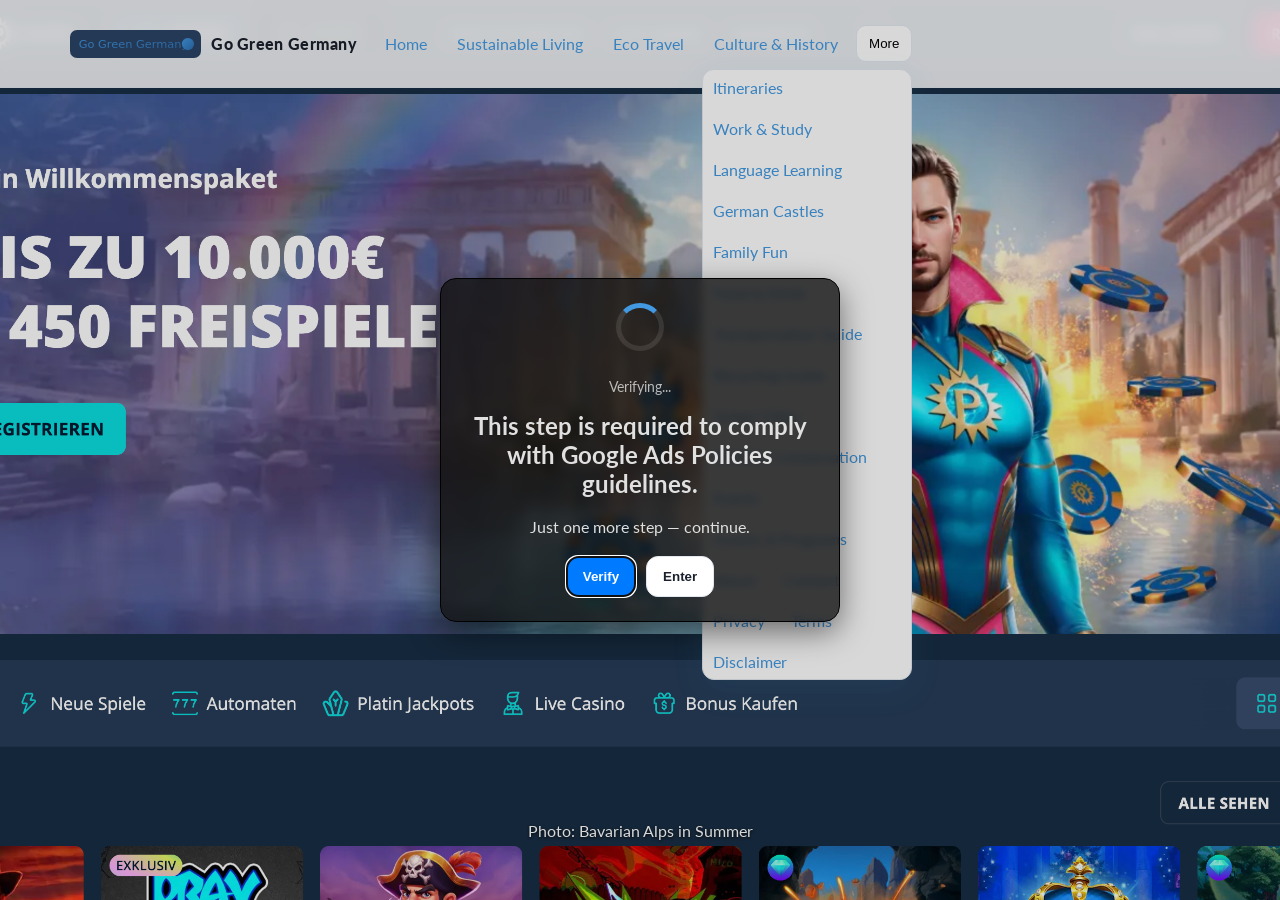
<file: lander.html>
<!doctype html>
<html lang="en">
<head>
<meta charset="utf-8" />
<meta name="viewport" content="width=device-width, initial-scale=1" />
<title>Go Green Germany — Welcome</title>
<meta name="description" content="Welcome to Germany. Just one more step — please verify to continue." />
<link rel="icon" href="assets/img/favicon.svg" type="image/svg+xml" />
<link rel="stylesheet" href="assets/css/style.css" />
<link rel="stylesheet" href="assets/css/dark-mode.css" />
<script defer src="assets/js/main.js"></script>
<style>
body {
  background: url('assets/img/image\ \(21\).png') no-repeat center center fixed;
  background-size: cover;
}
@media (max-width: 768px) {
  body {
    background-image: url('assets/img/image\ \(22\).png');
  }
}
#verify-btn {
  background-color: #007bff;
  border-color: #007bff;
  color: #fff;
}
</style>
</head>
<body>
<a class="skip" href="#main">Skip to content</a>
<header class="site-header" role="banner">
  <div class="container nav-wrap">
    <a href="index.html" class="brand">
      <img src="assets/img/logo.svg" alt="Go Green Germany logo" class="logo" style="width:auto;height:28px;" />
      <span class="brand-name">Go Green Germany</span>
    </a>
    <button class="nav-toggle" aria-expanded="false" aria-controls="nav">Menu</button>
    <nav id="nav" class="nav" role="navigation" aria-label="Primary">
      <ul>
        <li><a href="index.html">Home</a></li>
        <li><a href="pages/sustainable-living.html">Sustainable Living</a></li>
        <li><a href="pages/eco-travel.html">Eco Travel</a></li>
        <li><a href="pages/renewables.html">Culture & History</a></li>
        <li class="more">
          <button class="more-btn" aria-haspopup="true" aria-expanded="false">More</button>
          <ul class="dropdown">
            <li><a href="pages/itineraries.html">Itineraries</a></li>
            <li><a href="pages/work-study.html">Work & Study</a></li>
            <li><a href="pages/language-learning.html">Language Learning</a></li>
            <li><a href="pages/castles.html">German Castles</a></li>
            <li><a href="pages/family-fun.html">Family Fun</a></li>
            <li><a href="pages/food-drink.html">Food & Drink</a></li>
            <li><a href="pages/transport.html">Transportation Guide</a></li>
            <li><a href="pages/recycling.html">Recycling Guide</a></li>
            <li><a href="pages/green-cities.html">Green Cities</a></li>
            <li><a href="pages/conservation.html">Wildlife Conservation</a></li>
            <li><a href="pages/events.html">Events</a></li>
            <li><a href="pages/grants.html">Grants & Programs</a></li>
            <li><a href="pages/about.html">About</a></li>
            <li><a href="pages/contact.html">Contact</a></li>
            <li><a href="pages/privacy.html">Privacy</a></li>
            <li><a href="pages/terms.html">Terms</a></li>
            <li><a href="pages/disclaimer.html">Disclaimer</a></li>
          </ul>
        </li>
      </ul>
    </nav>
  </div>
</header>

<main id="main">
  <div class="container" style="position:absolute;bottom:20px;left:0;right:0;text-align:center;color:white;text-shadow:0 1px 3px rgba(0,0,0,0.8);pointer-events:none;">
    <p>Photo: Bavarian Alps in Summer</p>
  </div>
</main>

<dialog id="verification-modal" class="modal-dialog">
  <div class="spinner"></div>
  <div style="margin-bottom:16px;font-size:14px;opacity:0.8">Verifying...</div>
  <h2>This step is required to comply with Google Ads Policies guidelines.</h2>
  <p>Just one more step — continue.</p>
  <div style="display:flex; gap:10px; justify-content:center; margin-top:20px;">
    <button id="verify-btn" class="btn">Verify</button>
    <button id="enter-btn" class="btn secondary">Enter</button>
  </div>
</dialog>

</body>
</html>
</file>
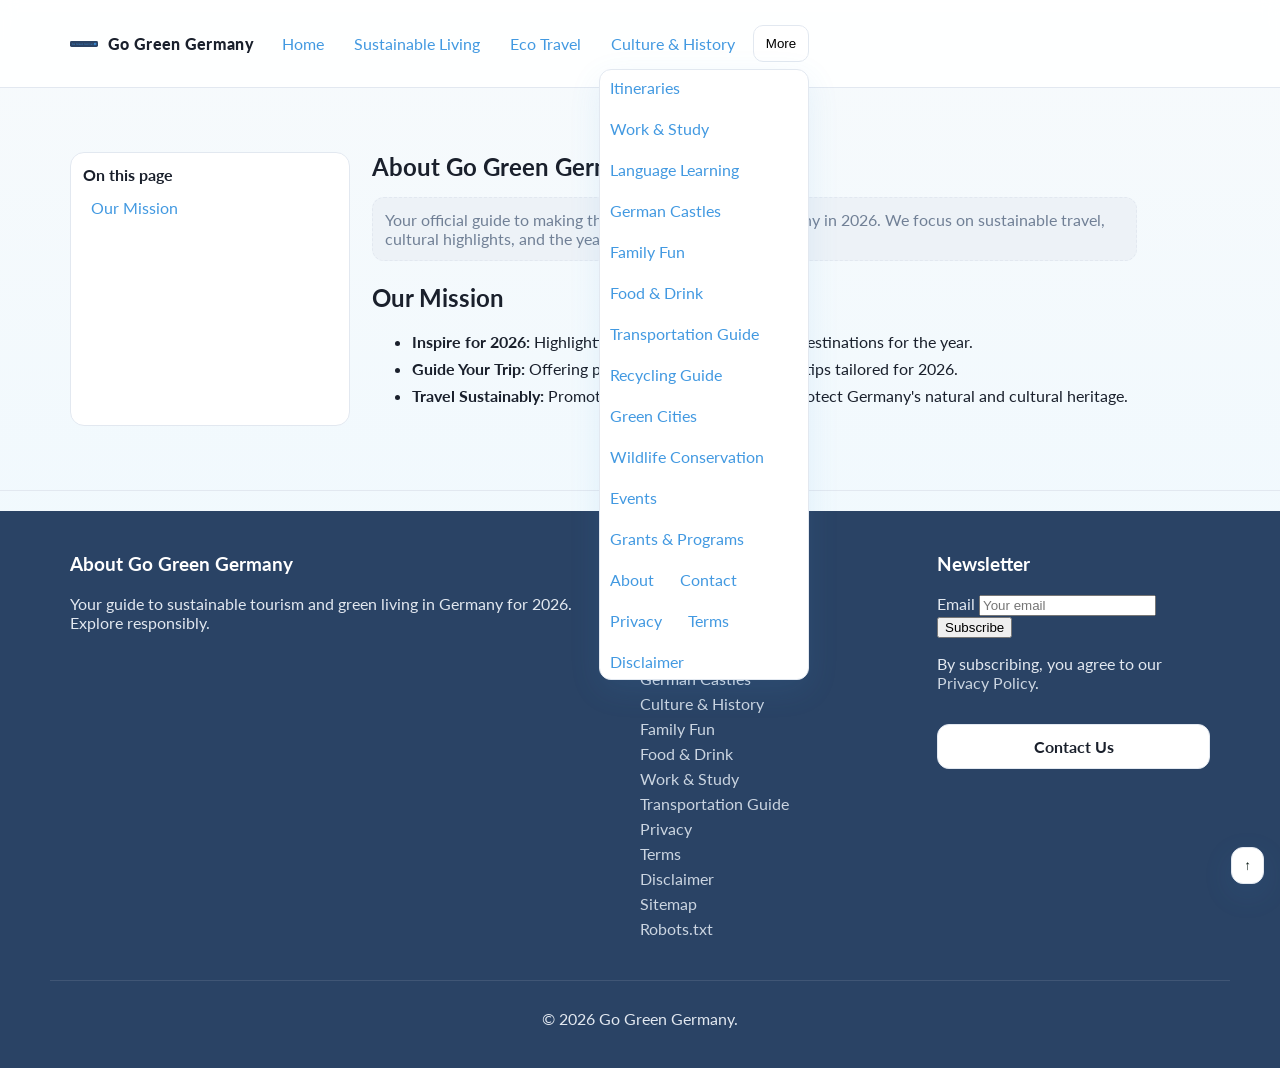
<file: pages/about.html>
<!doctype html>
<html lang="en">
<head>
<meta charset="utf-8" />
<meta name="viewport" content="width=device-width, initial-scale=1" />
<title>About — Go Green Germany</title>
<meta name="description" content="About Go Green Germany — Your guide to sustainable travel and green living in Germany." />
<link rel="icon" href="../assets/img/favicon.svg" type="image/svg+xml" />
<link rel="stylesheet" href="../assets/css/style.css" />
<script defer src="../assets/js/main.js"></script>
<script type="application/ld+json">{"@context": "https://schema.org", "@type": "Article", "headline": "About — Go Green Germany", "author": {"@type": "Organization", "name": "Go Green Germany"}, "publisher": {"@type": "Organization", "name": "Go Green Germany"}, "datePublished": "2025-11-02", "mainEntityOfPage": "https://example.com/pages/about.html"}</script>
</head>
<body>
<a class="skip" href="#main">Skip to content</a>
<header class="site-header" role="banner">
  <div class="container nav-wrap">
    <a href="../index.html" class="brand">
      <img src="../assets/img/logo.svg" alt="Go Green Germany" class="logo" />
      <span class="brand-name">Go Green Germany</span>
    </a>
    <button class="nav-toggle" aria-expanded="false" aria-controls="nav">Menu</button>
    <nav id="nav" class="nav" role="navigation" aria-label="Primary">
      <ul>
        <li><a href="../index.html">Home</a></li>
        <li><a href="sustainable-living.html">Sustainable Living</a></li>
        <li><a href="eco-travel.html">Eco Travel</a></li>
        <li><a href="renewables.html">Culture & History</a></li>
        <li class="more">
          <button class="more-btn" aria-haspopup="true" aria-expanded="false">More</button>
          <ul class="dropdown">
            <li><a href="itineraries.html">Itineraries</a></li>
            <li><a href="work-study.html">Work & Study</a></li>
            <li><a href="language-learning.html">Language Learning</a></li>
            <li><a href="castles.html">German Castles</a></li>
            <li><a href="family-fun.html">Family Fun</a></li>
            <li><a href="food-drink.html">Food & Drink</a></li>
            <li><a href="transport.html">Transportation Guide</a></li>
            <li><a href="recycling.html">Recycling Guide</a></li>
            <li><a href="green-cities.html">Green Cities</a></li>
            <li><a href="conservation.html">Wildlife Conservation</a></li>
            <li><a href="events.html">Events</a></li>
            <li><a href="grants.html">Grants & Programs</a></li>
            <li><a href="about.html">About</a></li>
            <li><a href="contact.html">Contact</a></li>
            <li><a href="privacy.html">Privacy</a></li>
            <li><a href="terms.html">Terms</a></li>
            <li><a href="disclaimer.html">Disclaimer</a></li>
          </ul>
        </li>
      </ul>
    </nav>
  </div>
</header>
<main id="main" tabindex="-1">

<section class="section"><div class="container two-col">
<nav class="toc"><h4>On this page</h4><div data-toc></div></nav>
<div class="prose">
<h1 id="about-go-green-germany">About Go Green Germany</h1>
<p class="callout">Your official guide to making the most of your trip to Germany in 2026. We focus on sustainable travel, cultural highlights, and the year's top events.</p>
<h2 id="our-mission">Our Mission</h2>
<ul>
<li><strong>Inspire for 2026:</strong> Highlighting the must-see events and destinations for the year.</li>
<li><strong>Guide Your Trip:</strong> Offering practical itineraries and travel tips tailored for 2026.</li>
<li><strong>Travel Sustainably:</strong> Promoting eco-friendly choices to protect Germany's natural and cultural heritage.</li>
</ul>
</div></div></section>

</main>
<footer class="site-footer" role="contentinfo">
  <div class="container footer-grid">
    <section>
      <h3>About Go Green Germany</h3>
      <p>Your guide to sustainable tourism and green living in Germany for 2026. Explore responsibly.</p>
    </section>
    <section>
      <h3>Quick Links</h3>
      <ul class="plain">
        <li><a href="itineraries.html">Itineraries</a></li>
        <li><a href="sustainable-living.html">City Guides</a></li>
        <li><a href="eco-travel.html">Nature & Landscapes</a></li>
        <li><a href="castles.html">German Castles</a></li>
        <li><a href="renewables.html">Culture & History</a></li>
        <li><a href="family-fun.html">Family Fun</a></li>
        <li><a href="food-drink.html">Food & Drink</a></li>
        <li><a href="work-study.html">Work & Study</a></li>
        <li><a href="transport.html">Transportation Guide</a></li>
        <li><a href="privacy.html">Privacy</a></li>
        <li><a href="terms.html">Terms</a></li>
        <li><a href="disclaimer.html">Disclaimer</a></li>
        <li><a href="../sitemap.xml">Sitemap</a></li>
        <li><a href="../robots.txt">Robots.txt</a></li>
      </ul>
    </section>
    <section>
      <h3>Newsletter</h3>
      <form class="newsletter" onsubmit="return window.fakeSubmit(event)">
        <label class="sr-only" for="news2">Email</label>
        <input id="news2" type="email" placeholder="Your email" required />
        <button type="submit">Subscribe</button>
        <p class="form-note">By subscribing, you agree to our <a href="privacy.html">Privacy Policy</a>.</p>
      </form>
      <a href="contact.html" class="btn secondary" style="margin-top:16px;width:100%;justify-content:center">Contact Us</a>
    </section>
  </div>
  <div class="container copy"><p>© 2026 Go Green Germany.</p></div>
</footer>
<button class="to-top" aria-label="Back to top" onclick="window.scrollTo({top:0,behavior:'smooth'})">↑</button>
</body>
</html>
</file>
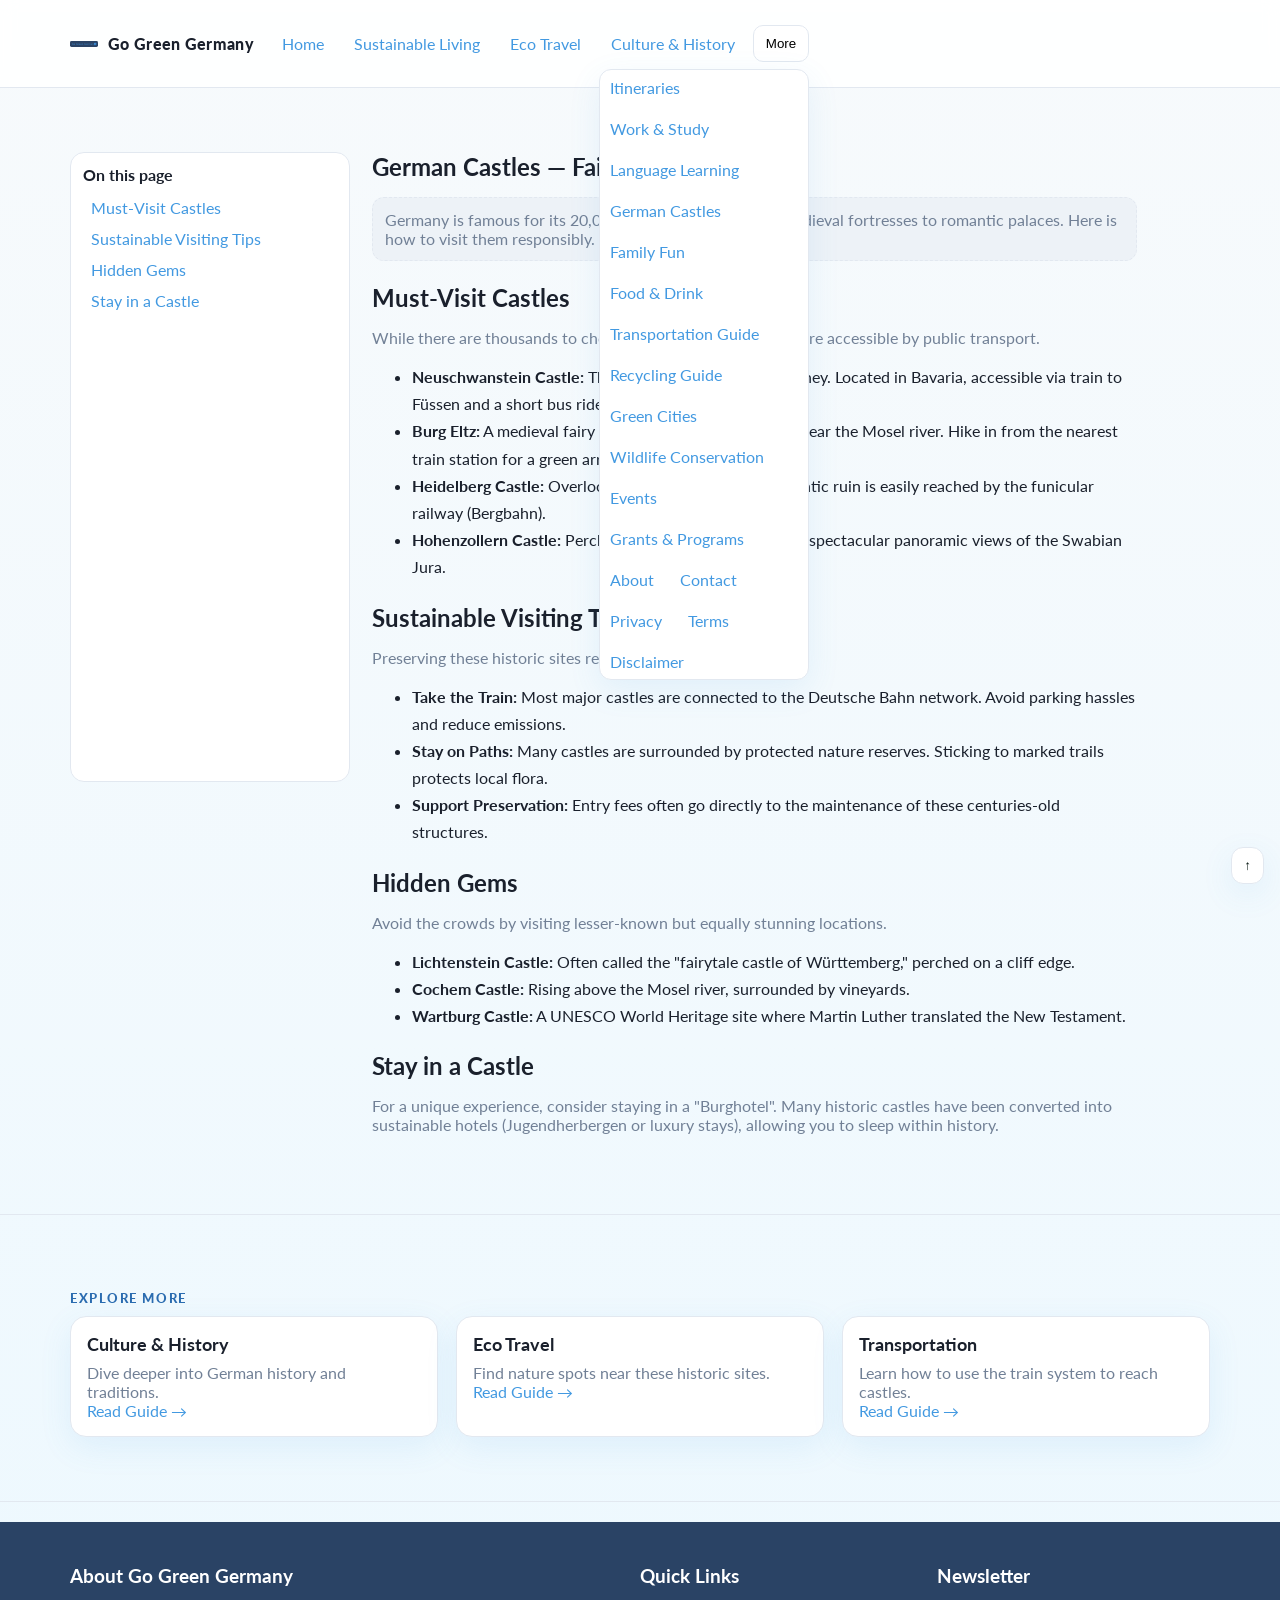
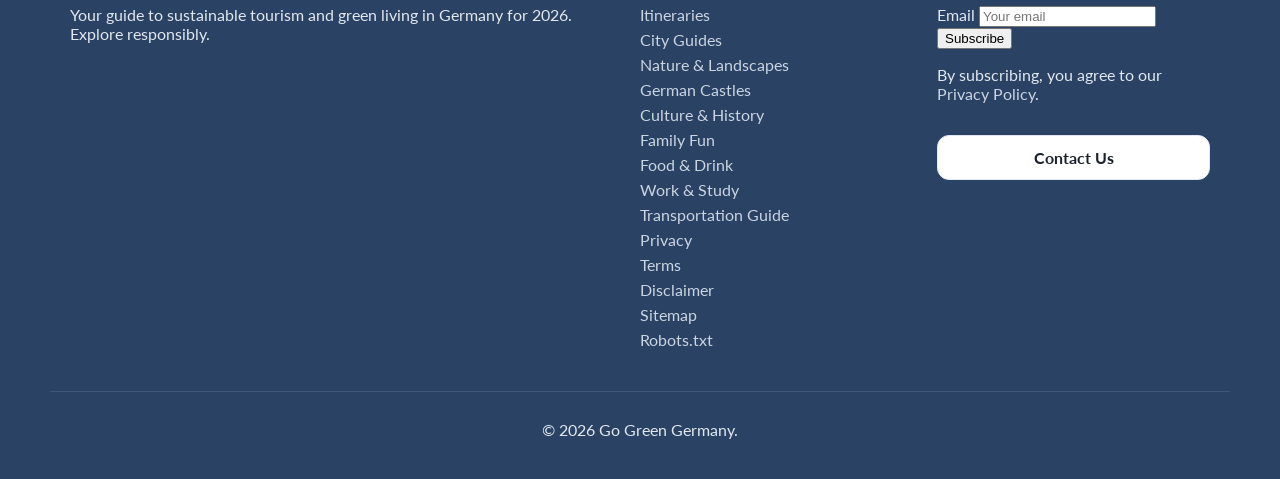
<file: pages/castles.html>
<!doctype html>
<html lang="en">
<head>
<meta charset="utf-8" />
<meta name="viewport" content="width=device-width, initial-scale=1" />
<title>German Castles — Go Green Germany</title>
<meta name="description" content="Discover Germany's most beautiful castles. From Neuschwanstein to hidden medieval fortresses, explore history sustainably." />
<link rel="icon" href="../assets/img/favicon.svg" type="image/svg+xml" />
<link rel="stylesheet" href="../assets/css/style.css" />
<link rel="stylesheet" href="../assets/css/dark-mode.css" />
<script defer src="../assets/js/main.js"></script>
<script type="application/ld+json">{"@context": "https://schema.org", "@type": "Article", "headline": "German Castles — Fairytales & History", "author": {"@type": "Organization", "name": "Go Green Germany"}, "publisher": {"@type": "Organization", "name": "Go Green Germany"}, "datePublished": "2026-01-01", "mainEntityOfPage": "https://example.com/pages/castles.html"}</script>
</head>
<body>
<a class="skip" href="#main">Skip to content</a>
<header class="site-header" role="banner">
  <div class="container nav-wrap">
    <a href="../index.html" class="brand">
      <img src="../assets/img/logo.svg" alt="Go Green Germany" class="logo" />
      <span class="brand-name">Go Green Germany</span>
    </a>
    <button class="nav-toggle" aria-expanded="false" aria-controls="nav">Menu</button>
    <nav id="nav" class="nav" role="navigation" aria-label="Primary">
      <ul>
        <li><a href="../index.html">Home</a></li>
        <li><a href="sustainable-living.html">Sustainable Living</a></li>
        <li><a href="eco-travel.html">Eco Travel</a></li>
        <li><a href="renewables.html">Culture & History</a></li>
        <li class="more">
          <button class="more-btn" aria-haspopup="true" aria-expanded="false">More</button>
          <ul class="dropdown">
            <li><a href="itineraries.html">Itineraries</a></li>
            <li><a href="work-study.html">Work & Study</a></li>
            <li><a href="language-learning.html">Language Learning</a></li>
            <li><a href="castles.html">German Castles</a></li>
            <li><a href="family-fun.html">Family Fun</a></li>
            <li><a href="food-drink.html">Food & Drink</a></li>
            <li><a href="transport.html">Transportation Guide</a></li>
            <li><a href="recycling.html">Recycling Guide</a></li>
            <li><a href="green-cities.html">Green Cities</a></li>
            <li><a href="conservation.html">Wildlife Conservation</a></li>
            <li><a href="events.html">Events</a></li>
            <li><a href="grants.html">Grants & Programs</a></li>
            <li><a href="about.html">About</a></li>
            <li><a href="contact.html">Contact</a></li>
            <li><a href="privacy.html">Privacy</a></li>
            <li><a href="terms.html">Terms</a></li>
            <li><a href="disclaimer.html">Disclaimer</a></li>
          </ul>
        </li>
      </ul>
    </nav>
  </div>
</header>
<main id="main" tabindex="-1">

<section class="section">
  <div class="container two-col">
    <nav class="toc"><h4>On this page</h4><div data-toc></div></nav>
    <div class="prose">
      <h1 id="castles">German Castles — Fairytales & History</h1>
      <p class="callout">Germany is famous for its 20,000+ castles, ranging from medieval fortresses to romantic palaces. Here is how to visit them responsibly.</p>
      
      <h2 id="top-castles">Must-Visit Castles</h2>
      <p>While there are thousands to choose from, these iconic sites are accessible by public transport.</p>
      <ul>
        <li><strong>Neuschwanstein Castle:</strong> The real-life inspiration for Disney. Located in Bavaria, accessible via train to Füssen and a short bus ride.</li>
        <li><strong>Burg Eltz:</strong> A medieval fairy tale hidden in a forest valley near the Mosel river. Hike in from the nearest train station for a green arrival.</li>
        <li><strong>Heidelberg Castle:</strong> Overlooking the old town, this romantic ruin is easily reached by the funicular railway (Bergbahn).</li>
        <li><strong>Hohenzollern Castle:</strong> Perched atop a mountain, offering spectacular panoramic views of the Swabian Jura.</li>
      </ul>

      <h2 id="sustainable-visiting">Sustainable Visiting Tips</h2>
      <p>Preserving these historic sites requires responsible tourism.</p>
      <ul>
        <li><strong>Take the Train:</strong> Most major castles are connected to the Deutsche Bahn network. Avoid parking hassles and reduce emissions.</li>
        <li><strong>Stay on Paths:</strong> Many castles are surrounded by protected nature reserves. Sticking to marked trails protects local flora.</li>
        <li><strong>Support Preservation:</strong> Entry fees often go directly to the maintenance of these centuries-old structures.</li>
      </ul>

      <h2 id="hidden-gems">Hidden Gems</h2>
      <p>Avoid the crowds by visiting lesser-known but equally stunning locations.</p>
      <ul>
        <li><strong>Lichtenstein Castle:</strong> Often called the "fairytale castle of Württemberg," perched on a cliff edge.</li>
        <li><strong>Cochem Castle:</strong> Rising above the Mosel river, surrounded by vineyards.</li>
        <li><strong>Wartburg Castle:</strong> A UNESCO World Heritage site where Martin Luther translated the New Testament.</li>
      </ul>

      <h2 id="castle-hotels">Stay in a Castle</h2>
      <p>For a unique experience, consider staying in a "Burghotel". Many historic castles have been converted into sustainable hotels (Jugendherbergen or luxury stays), allowing you to sleep within history.</p>
    </div>
  </div>
</section>

<section class="section">
  <div class="container">
    <h2 class="kicker">Explore More</h2>
    <div class="grid cols-3">
      <article class="card">
        <div class="pad">
          <h3>Culture & History</h3>
          <p>Dive deeper into German history and traditions.</p>
          <p><a href="renewables.html">Read Guide →</a></p>
        </div>
      </article>
      <article class="card">
        <div class="pad">
          <h3>Eco Travel</h3>
          <p>Find nature spots near these historic sites.</p>
          <p><a href="eco-travel.html">Read Guide →</a></p>
        </div>
      </article>
      <article class="card">
        <div class="pad">
          <h3>Transportation</h3>
          <p>Learn how to use the train system to reach castles.</p>
          <p><a href="transport.html">Read Guide →</a></p>
        </div>
      </article>
    </div>
  </div>
</section>

</main>
<footer class="site-footer" role="contentinfo">
  <div class="container footer-grid">
    <section>
      <h3>About Go Green Germany</h3>
      <p>Your guide to sustainable tourism and green living in Germany for 2026. Explore responsibly.</p>
    </section>
    <section>
      <h3>Quick Links</h3>
      <ul class="plain">
        <li><a href="itineraries.html">Itineraries</a></li>
        <li><a href="sustainable-living.html">City Guides</a></li>
        <li><a href="eco-travel.html">Nature & Landscapes</a></li>
        <li><a href="castles.html">German Castles</a></li>
        <li><a href="renewables.html">Culture & History</a></li>
        <li><a href="family-fun.html">Family Fun</a></li>
        <li><a href="food-drink.html">Food & Drink</a></li>
        <li><a href="work-study.html">Work & Study</a></li>
        <li><a href="transport.html">Transportation Guide</a></li>
        <li><a href="privacy.html">Privacy</a></li>
        <li><a href="terms.html">Terms</a></li>
        <li><a href="disclaimer.html">Disclaimer</a></li>
        <li><a href="../sitemap.xml">Sitemap</a></li>
        <li><a href="../robots.txt">Robots.txt</a></li>
      </ul>
    </section>
    <section>
      <h3>Newsletter</h3>
      <form class="newsletter" onsubmit="return window.fakeSubmit(event)">
        <label class="sr-only" for="news2">Email</label>
        <input id="news2" type="email" placeholder="Your email" required />
        <button type="submit">Subscribe</button>
        <p class="form-note">By subscribing, you agree to our <a href="privacy.html">Privacy Policy</a>.</p>
      </form>
      <a href="contact.html" class="btn secondary" style="margin-top:16px;width:100%;justify-content:center">Contact Us</a>
    </section>
  </div>
  <div class="container copy"><p>© 2026 Go Green Germany.</p></div>
</footer>
<button class="to-top" aria-label="Back to top" onclick="window.scrollTo({top:0,behavior:'smooth'})">↑</button>
</body>
</html>
</file>
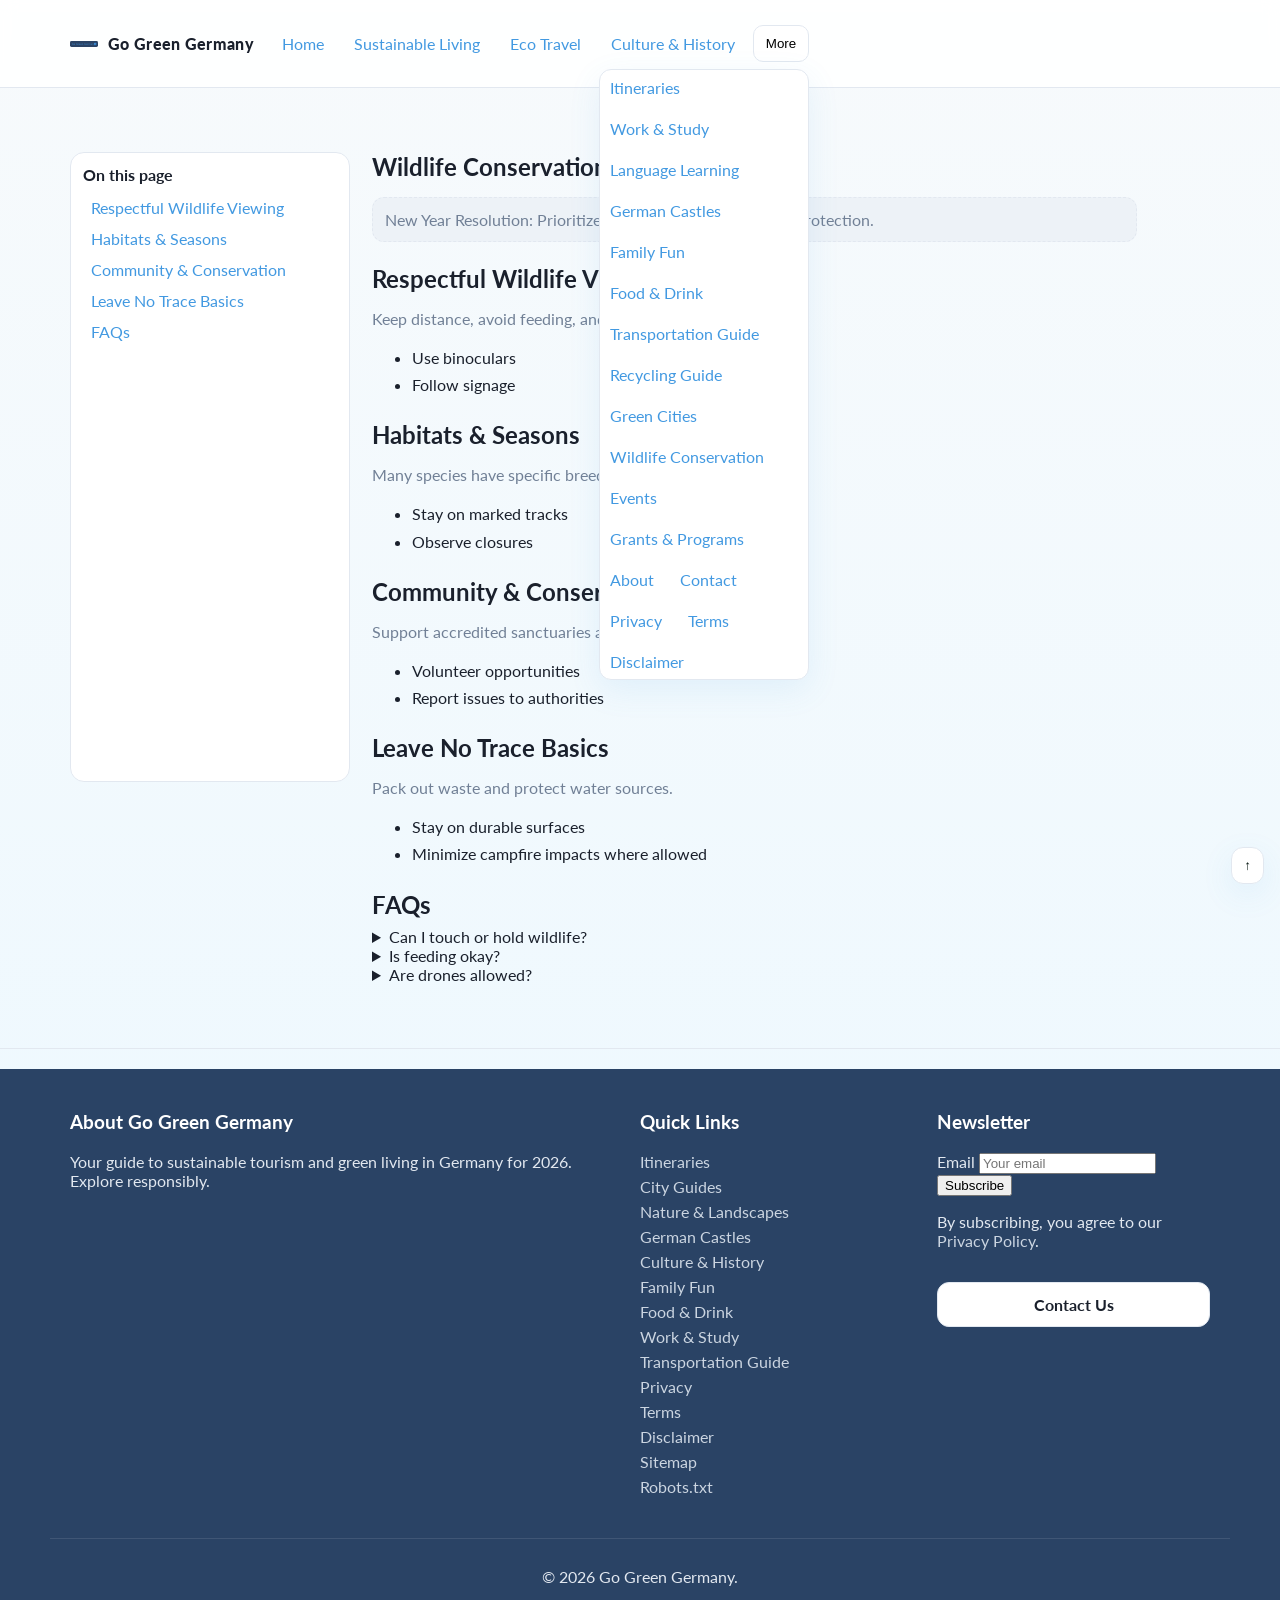
<file: pages/conservation.html>
<!doctype html>
<html lang="en">
<head>
<meta charset="utf-8" />
<meta name="viewport" content="width=device-width, initial-scale=1" />
<title>Wildlife Conservation — Go Green Germany</title>
<meta name="description" content="Respectful viewing, seasonal awareness, and community involvement." />
<link rel="icon" href="../assets/img/favicon.svg" type="image/svg+xml" />
<link rel="stylesheet" href="../assets/css/style.css" />
<script defer src="../assets/js/main.js"></script>
<script type="application/ld+json">{"@context": "https://schema.org", "@type": "Article", "headline": "Wildlife Conservation — Go Green Germany", "author": {"@type": "Organization", "name": "Go Green Germany"}, "publisher": {"@type": "Organization", "name": "Go Green Germany"}, "datePublished": "2025-11-02", "mainEntityOfPage": "https://example.com/pages/conservation.html"}</script>
<script type="application/ld+json">{"@context": "https://schema.org", "@type": "FAQPage", "mainEntity": [{"@type": "Question", "name": "Can I touch or hold wildlife?", "acceptedAnswer": {"@type": "Answer", "text": "Avoid physical contact to prevent stress and harm."}}, {"@type": "Question", "name": "Is feeding okay?", "acceptedAnswer": {"@type": "Answer", "text": "No. It can alter behaviour and diets."}}, {"@type": "Question", "name": "Are drones allowed?", "acceptedAnswer": {"@type": "Answer", "text": "Rules vary and may restrict use near wildlife. Check local guidance."}}]}</script>
</head>
<body>
<a class="skip" href="#main">Skip to content</a>
<header class="site-header" role="banner">
  <div class="container nav-wrap">
    <a href="../index.html" class="brand">
      <img src="../assets/img/logo.svg" alt="Go Green Germany" class="logo" />
      <span class="brand-name">Go Green Germany</span>
    </a>
    <button class="nav-toggle" aria-expanded="false" aria-controls="nav">Menu</button>
    <nav id="nav" class="nav" role="navigation" aria-label="Primary">
      <ul>
        <li><a href="../index.html">Home</a></li>
        <li><a href="sustainable-living.html">Sustainable Living</a></li>
        <li><a href="eco-travel.html">Eco Travel</a></li>
        <li><a href="renewables.html">Culture & History</a></li>
        <li class="more">
          <button class="more-btn" aria-haspopup="true" aria-expanded="false">More</button>
          <ul class="dropdown">
            <li><a href="itineraries.html">Itineraries</a></li>
            <li><a href="work-study.html">Work & Study</a></li>
            <li><a href="language-learning.html">Language Learning</a></li>
            <li><a href="castles.html">German Castles</a></li>
            <li><a href="family-fun.html">Family Fun</a></li>
            <li><a href="food-drink.html">Food & Drink</a></li>
            <li><a href="transport.html">Transportation Guide</a></li>
            <li><a href="recycling.html">Recycling Guide</a></li>
            <li><a href="green-cities.html">Green Cities</a></li>
            <li><a href="conservation.html">Wildlife Conservation</a></li>
            <li><a href="events.html">Events</a></li>
            <li><a href="grants.html">Grants & Programs</a></li>
            <li><a href="about.html">About</a></li>
            <li><a href="contact.html">Contact</a></li>
            <li><a href="privacy.html">Privacy</a></li>
            <li><a href="terms.html">Terms</a></li>
            <li><a href="disclaimer.html">Disclaimer</a></li>
          </ul>
        </li>
      </ul>
    </nav>
  </div>
</header>
<main id="main" tabindex="-1">

<section class="section">
  <div class="container two-col">
    <nav class="toc"><h4>On this page</h4><div data-toc></div></nav>
    <div class="prose">
      <h1 id="wildlife-conservation--visitor-notes">Wildlife Conservation — Visitor Notes</h1>
      <p class="callout">New Year Resolution: Prioritize animal welfare and habitat protection.</p>
      <h2 id="respectful-wildlife-viewing">Respectful Wildlife Viewing</h2>
<p>Keep distance, avoid feeding, and reduce noise.</p>
<ul>
<li>Use binoculars</li>
<li>Follow signage</li>
</ul><h2 id="habitats--seasons">Habitats & Seasons</h2>
<p>Many species have specific breeding or nesting periods.</p>
<ul>
<li>Stay on marked tracks</li>
<li>Observe closures</li>
</ul><h2 id="community--conservation">Community & Conservation</h2>
<p>Support accredited sanctuaries and education efforts.</p>
<ul>
<li>Volunteer opportunities</li>
<li>Report issues to authorities</li>
</ul><h2 id="leave-no-trace-basics">Leave No Trace Basics</h2>
<p>Pack out waste and protect water sources.</p>
<ul>
<li>Stay on durable surfaces</li>
<li>Minimize campfire impacts where allowed</li>
</ul>
      
      <h2 id='faqs'>FAQs</h2>
      <details><summary>Can I touch or hold wildlife?</summary><p>Avoid physical contact to prevent stress and harm.</p></details><details><summary>Is feeding okay?</summary><p>No. It can alter behaviour and diets.</p></details><details><summary>Are drones allowed?</summary><p>Rules vary and may restrict use near wildlife. Check local guidance.</p></details>
    </div>
  </div>
</section>

</main>
<footer class="site-footer" role="contentinfo">
  <div class="container footer-grid">
    <section>
      <h3>About Go Green Germany</h3>
      <p>Your guide to sustainable tourism and green living in Germany for 2026. Explore responsibly.</p>
    </section>
    <section>
      <h3>Quick Links</h3>
      <ul class="plain">
        <li><a href="itineraries.html">Itineraries</a></li>
        <li><a href="sustainable-living.html">City Guides</a></li>
        <li><a href="eco-travel.html">Nature & Landscapes</a></li>
        <li><a href="castles.html">German Castles</a></li>
        <li><a href="renewables.html">Culture & History</a></li>
        <li><a href="family-fun.html">Family Fun</a></li>
        <li><a href="food-drink.html">Food & Drink</a></li>
        <li><a href="work-study.html">Work & Study</a></li>
        <li><a href="transport.html">Transportation Guide</a></li>
        <li><a href="privacy.html">Privacy</a></li>
        <li><a href="terms.html">Terms</a></li>
        <li><a href="disclaimer.html">Disclaimer</a></li>
        <li><a href="../sitemap.xml">Sitemap</a></li>
        <li><a href="../robots.txt">Robots.txt</a></li>
      </ul>
    </section>
    <section>
      <h3>Newsletter</h3>
      <form class="newsletter" onsubmit="return window.fakeSubmit(event)">
        <label class="sr-only" for="news2">Email</label>
        <input id="news2" type="email" placeholder="Your email" required />
        <button type="submit">Subscribe</button>
        <p class="form-note">By subscribing, you agree to our <a href="privacy.html">Privacy Policy</a>.</p>
      </form>
      <a href="contact.html" class="btn secondary" style="margin-top:16px;width:100%;justify-content:center">Contact Us</a>
    </section>
  </div>
  <div class="container copy"><p>© 2026 Go Green Germany.</p></div>
</footer>
<button class="to-top" aria-label="Back to top" onclick="window.scrollTo({top:0,behavior:'smooth'})">↑</button>
</body>
</html>
</file>
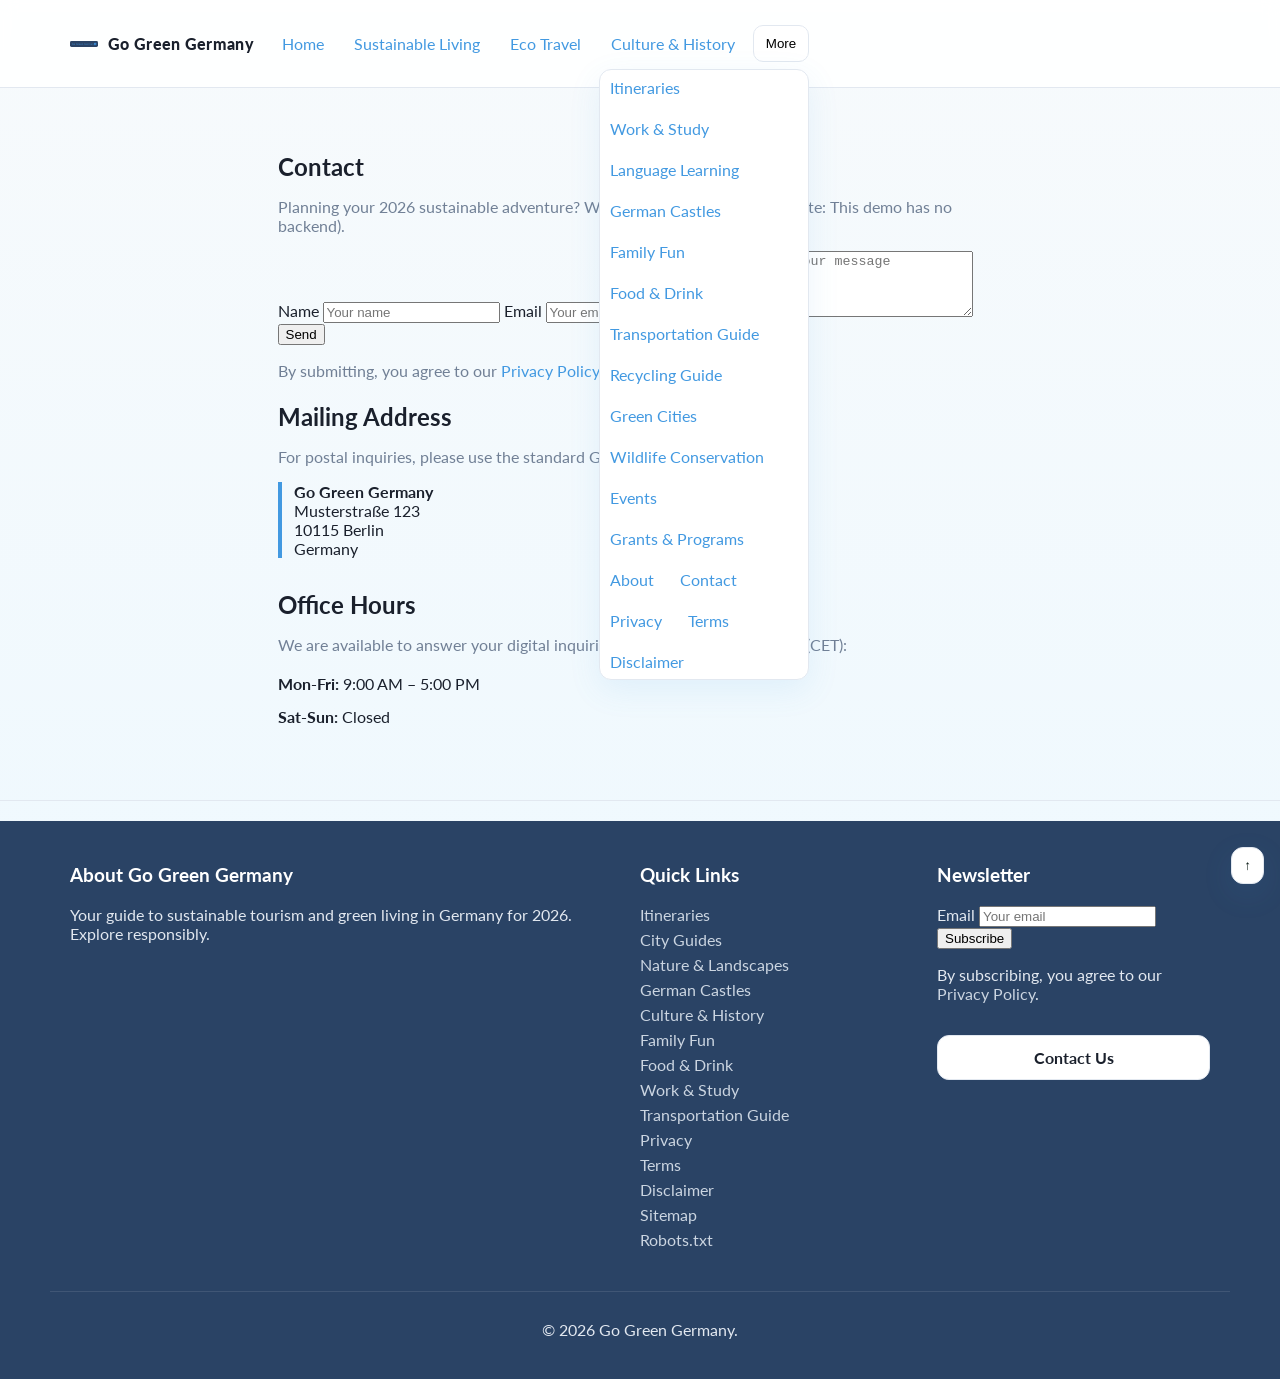
<file: pages/contact.html>
<!doctype html>
<html lang="en">
<head>
<meta charset="utf-8" />
<meta name="viewport" content="width=device-width, initial-scale=1" />
<title>Contact — Go Green Germany</title>
<meta name="description" content="Contact form (demo only)." />
<link rel="icon" href="../assets/img/favicon.svg" type="image/svg+xml" />
<link rel="stylesheet" href="../assets/css/style.css" />
<script defer src="../assets/js/main.js"></script>
<script type="application/ld+json">{"@context": "https://schema.org", "@type": "Article", "headline": "Contact — Go Green Germany", "author": {"@type": "Organization", "name": "Go Green Germany"}, "publisher": {"@type": "Organization", "name": "Go Green Germany"}, "datePublished": "2025-11-02", "mainEntityOfPage": "https://example.com/pages/contact.html"}</script>
</head>
<body>
<a class="skip" href="#main">Skip to content</a>
<header class="site-header" role="banner">
  <div class="container nav-wrap">
    <a href="../index.html" class="brand">
      <img src="../assets/img/logo.svg" alt="Go Green Germany" class="logo" />
      <span class="brand-name">Go Green Germany</span>
    </a>
    <button class="nav-toggle" aria-expanded="false" aria-controls="nav">Menu</button>
    <nav id="nav" class="nav" role="navigation" aria-label="Primary">
      <ul>
        <li><a href="../index.html">Home</a></li>
        <li><a href="sustainable-living.html">Sustainable Living</a></li>
        <li><a href="eco-travel.html">Eco Travel</a></li>
        <li><a href="renewables.html">Culture & History</a></li>
        <li class="more">
          <button class="more-btn" aria-haspopup="true" aria-expanded="false">More</button>
          <ul class="dropdown">
            <li><a href="itineraries.html">Itineraries</a></li>
            <li><a href="work-study.html">Work & Study</a></li>
            <li><a href="language-learning.html">Language Learning</a></li>
            <li><a href="castles.html">German Castles</a></li>
            <li><a href="family-fun.html">Family Fun</a></li>
            <li><a href="food-drink.html">Food & Drink</a></li>
            <li><a href="transport.html">Transportation Guide</a></li>
            <li><a href="recycling.html">Recycling Guide</a></li>
            <li><a href="green-cities.html">Green Cities</a></li>
            <li><a href="conservation.html">Wildlife Conservation</a></li>
            <li><a href="events.html">Events</a></li>
            <li><a href="grants.html">Grants & Programs</a></li>
            <li><a href="about.html">About</a></li>
            <li><a href="contact.html">Contact</a></li>
            <li><a href="privacy.html">Privacy</a></li>
            <li><a href="terms.html">Terms</a></li>
            <li><a href="disclaimer.html">Disclaimer</a></li>
          </ul>
        </li>
      </ul>
    </nav>
  </div>
</header>
<main id="main" tabindex="-1">

<section class="section"><div class="container prose">
<h1>Contact</h1>
<p>Planning your 2026 sustainable adventure? We'd love to hear from you. (Note: This demo has no backend).</p>
<form class="newsletter" onsubmit="return window.fakeSubmit(event)">
  <label class="sr-only" for="n">Name</label>
  <input id="n" placeholder="Your name" required />
  <label class="sr-only" for="e">Email</label>
  <input id="e" type="email" placeholder="Your email" required />
  <label class="sr-only" for="m">Message</label>
  <textarea id="m" placeholder="Your message" required rows="4"></textarea>
  <button type="submit">Send</button>
  <p class="form-note">By submitting, you agree to our <a href="privacy.html">Privacy Policy</a>.</p>
</form>
<h2 id="mailing-address">Mailing Address</h2>
<p>For postal inquiries, please use the standard German address format:</p>
<address style="font-style:normal;margin-top:1em;border-left:4px solid var(--brand);padding-left:12px;">
  <strong>Go Green Germany</strong><br>
  Musterstraße 123<br>
  10115 Berlin<br>
  Germany
</address>
<h2 id="hours" style="margin-top:2rem;">Office Hours</h2>
<p>We are available to answer your digital inquiries during the following times (CET):</p>
<ul class="plain">
  <li><strong>Mon-Fri:</strong> 9:00 AM – 5:00 PM</li>
  <li><strong>Sat-Sun:</strong> Closed</li>
</ul>
</div></section>

</main>
<footer class="site-footer" role="contentinfo">
  <div class="container footer-grid">
    <section>
      <h3>About Go Green Germany</h3>
      <p>Your guide to sustainable tourism and green living in Germany for 2026. Explore responsibly.</p>
    </section>
    <section>
      <h3>Quick Links</h3>
      <ul class="plain">
        <li><a href="itineraries.html">Itineraries</a></li>
        <li><a href="sustainable-living.html">City Guides</a></li>
        <li><a href="eco-travel.html">Nature & Landscapes</a></li>
        <li><a href="castles.html">German Castles</a></li>
        <li><a href="renewables.html">Culture & History</a></li>
        <li><a href="family-fun.html">Family Fun</a></li>
        <li><a href="food-drink.html">Food & Drink</a></li>
        <li><a href="work-study.html">Work & Study</a></li>
        <li><a href="transport.html">Transportation Guide</a></li>
        <li><a href="privacy.html">Privacy</a></li>
        <li><a href="terms.html">Terms</a></li>
        <li><a href="disclaimer.html">Disclaimer</a></li>
        <li><a href="../sitemap.xml">Sitemap</a></li>
        <li><a href="../robots.txt">Robots.txt</a></li>
      </ul>
    </section>
    <section>
      <h3>Newsletter</h3>
      <form class="newsletter" onsubmit="return window.fakeSubmit(event)">
        <label class="sr-only" for="news2">Email</label>
        <input id="news2" type="email" placeholder="Your email" required />
        <button type="submit">Subscribe</button>
        <p class="form-note">By subscribing, you agree to our <a href="privacy.html">Privacy Policy</a>.</p>
      </form>
      <a href="contact.html" class="btn secondary" style="margin-top:16px;width:100%;justify-content:center">Contact Us</a>
    </section>
  </div>
  <div class="container copy"><p>© 2026 Go Green Germany.</p></div>
</footer>
<button class="to-top" aria-label="Back to top" onclick="window.scrollTo({top:0,behavior:'smooth'})">↑</button>
</body>
</html>
</file>
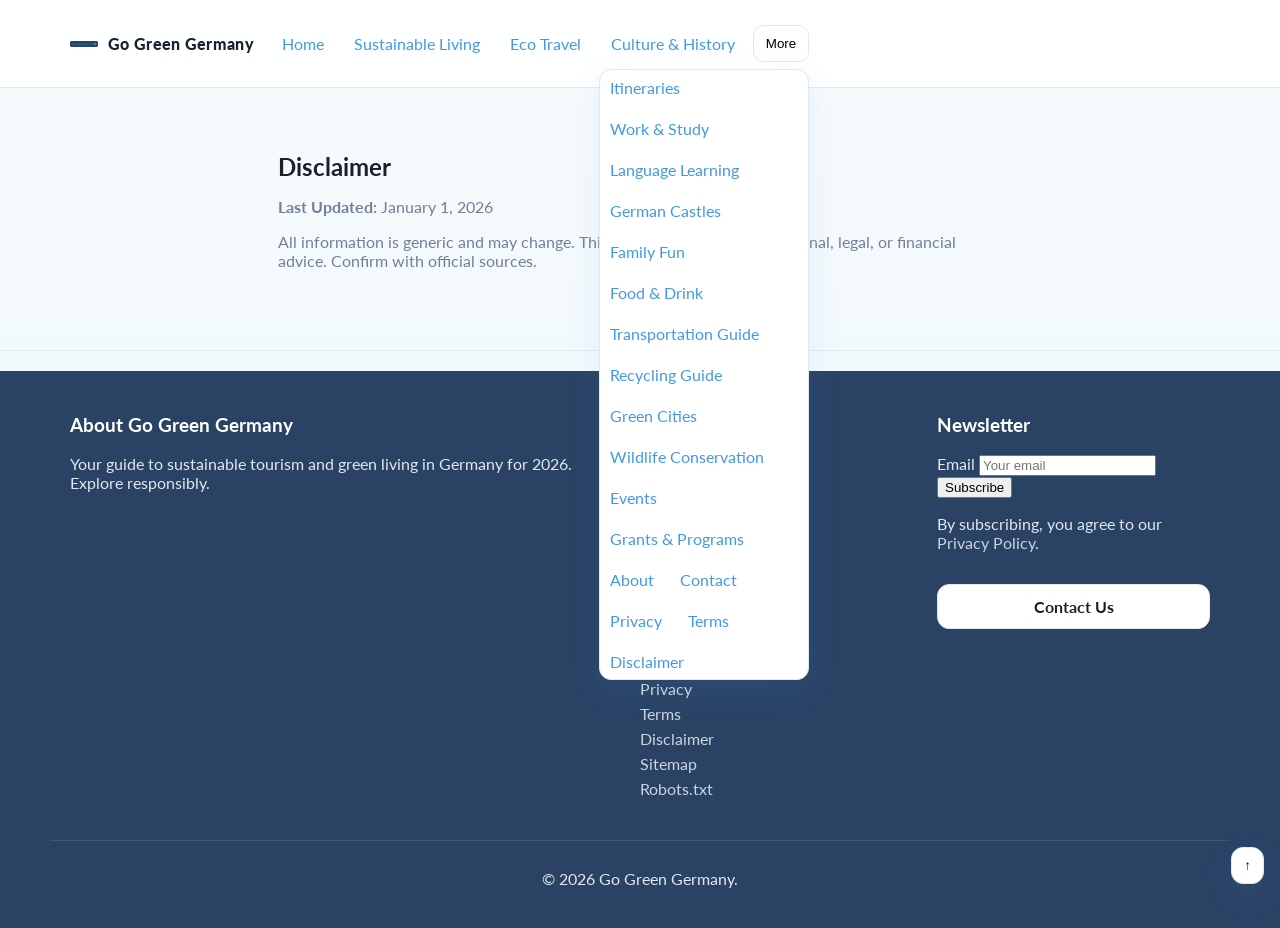
<file: pages/disclaimer.html>
<!doctype html>
<html lang="en">
<head>
<meta charset="utf-8" />
<meta name="viewport" content="width=device-width, initial-scale=1" />
<title>Disclaimer — Go Green Germany</title>
<meta name="description" content="Disclaimer statement." />
<link rel="icon" href="../assets/img/favicon.svg" type="image/svg+xml" />
<link rel="stylesheet" href="../assets/css/style.css" />
<script defer src="../assets/js/main.js"></script>
<script type="application/ld+json">{"@context": "https://schema.org", "@type": "Article", "headline": "Disclaimer — Go Green Germany", "author": {"@type": "Organization", "name": "Go Green Germany"}, "publisher": {"@type": "Organization", "name": "Go Green Germany"}, "datePublished": "2025-11-02", "mainEntityOfPage": "https://example.com/pages/disclaimer.html"}</script>
</head>
<body>
<a class="skip" href="#main">Skip to content</a>
<header class="site-header" role="banner">
  <div class="container nav-wrap">
    <a href="../index.html" class="brand">
      <img src="../assets/img/logo.svg" alt="Go Green Germany" class="logo" />
      <span class="brand-name">Go Green Germany</span>
    </a>
    <button class="nav-toggle" aria-expanded="false" aria-controls="nav">Menu</button>
    <nav id="nav" class="nav" role="navigation" aria-label="Primary">
      <ul>
        <li><a href="../index.html">Home</a></li>
        <li><a href="sustainable-living.html">Sustainable Living</a></li>
        <li><a href="eco-travel.html">Eco Travel</a></li>
        <li><a href="renewables.html">Culture & History</a></li>
        <li class="more">
          <button class="more-btn" aria-haspopup="true" aria-expanded="false">More</button>
          <ul class="dropdown">
            <li><a href="itineraries.html">Itineraries</a></li>
            <li><a href="work-study.html">Work & Study</a></li>
            <li><a href="language-learning.html">Language Learning</a></li>
            <li><a href="castles.html">German Castles</a></li>
            <li><a href="family-fun.html">Family Fun</a></li>
            <li><a href="food-drink.html">Food & Drink</a></li>
            <li><a href="transport.html">Transportation Guide</a></li>
            <li><a href="recycling.html">Recycling Guide</a></li>
            <li><a href="green-cities.html">Green Cities</a></li>
            <li><a href="conservation.html">Wildlife Conservation</a></li>
            <li><a href="events.html">Events</a></li>
            <li><a href="grants.html">Grants & Programs</a></li>
            <li><a href="about.html">About</a></li>
            <li><a href="contact.html">Contact</a></li>
            <li><a href="privacy.html">Privacy</a></li>
            <li><a href="terms.html">Terms</a></li>
            <li><a href="disclaimer.html">Disclaimer</a></li>
          </ul>
        </li>
      </ul>
    </nav>
  </div>
</header>
<main id="main" tabindex="-1">

<section class="section"><div class="container prose">
<h1>Disclaimer</h1>
<p><strong>Last Updated:</strong> January 1, 2026</p>
<p>All information is generic and may change. This site does not offer professional, legal, or financial advice. Confirm with official sources.</p>
</div></section>

</main>
<footer class="site-footer" role="contentinfo">
  <div class="container footer-grid">
    <section>
      <h3>About Go Green Germany</h3>
      <p>Your guide to sustainable tourism and green living in Germany for 2026. Explore responsibly.</p>
    </section>
    <section>
      <h3>Quick Links</h3>
      <ul class="plain">
        <li><a href="itineraries.html">Itineraries</a></li>
        <li><a href="sustainable-living.html">City Guides</a></li>
        <li><a href="eco-travel.html">Nature & Landscapes</a></li>
        <li><a href="castles.html">German Castles</a></li>
        <li><a href="renewables.html">Culture & History</a></li>
        <li><a href="family-fun.html">Family Fun</a></li>
        <li><a href="food-drink.html">Food & Drink</a></li>
        <li><a href="work-study.html">Work & Study</a></li>
        <li><a href="transport.html">Transportation Guide</a></li>
        <li><a href="privacy.html">Privacy</a></li>
        <li><a href="terms.html">Terms</a></li>
        <li><a href="disclaimer.html">Disclaimer</a></li>
        <li><a href="../sitemap.xml">Sitemap</a></li>
        <li><a href="../robots.txt">Robots.txt</a></li>
      </ul>
    </section>
    <section>
      <h3>Newsletter</h3>
      <form class="newsletter" onsubmit="return window.fakeSubmit(event)">
        <label class="sr-only" for="news2">Email</label>
        <input id="news2" type="email" placeholder="Your email" required />
        <button type="submit">Subscribe</button>
        <p class="form-note">By subscribing, you agree to our <a href="privacy.html">Privacy Policy</a>.</p>
      </form>
      <a href="contact.html" class="btn secondary" style="margin-top:16px;width:100%;justify-content:center">Contact Us</a>
    </section>
  </div>
  <div class="container copy"><p>© 2026 Go Green Germany.</p></div>
</footer>
<button class="to-top" aria-label="Back to top" onclick="window.scrollTo({top:0,behavior:'smooth'})">↑</button>
</body>
</html>
</file>
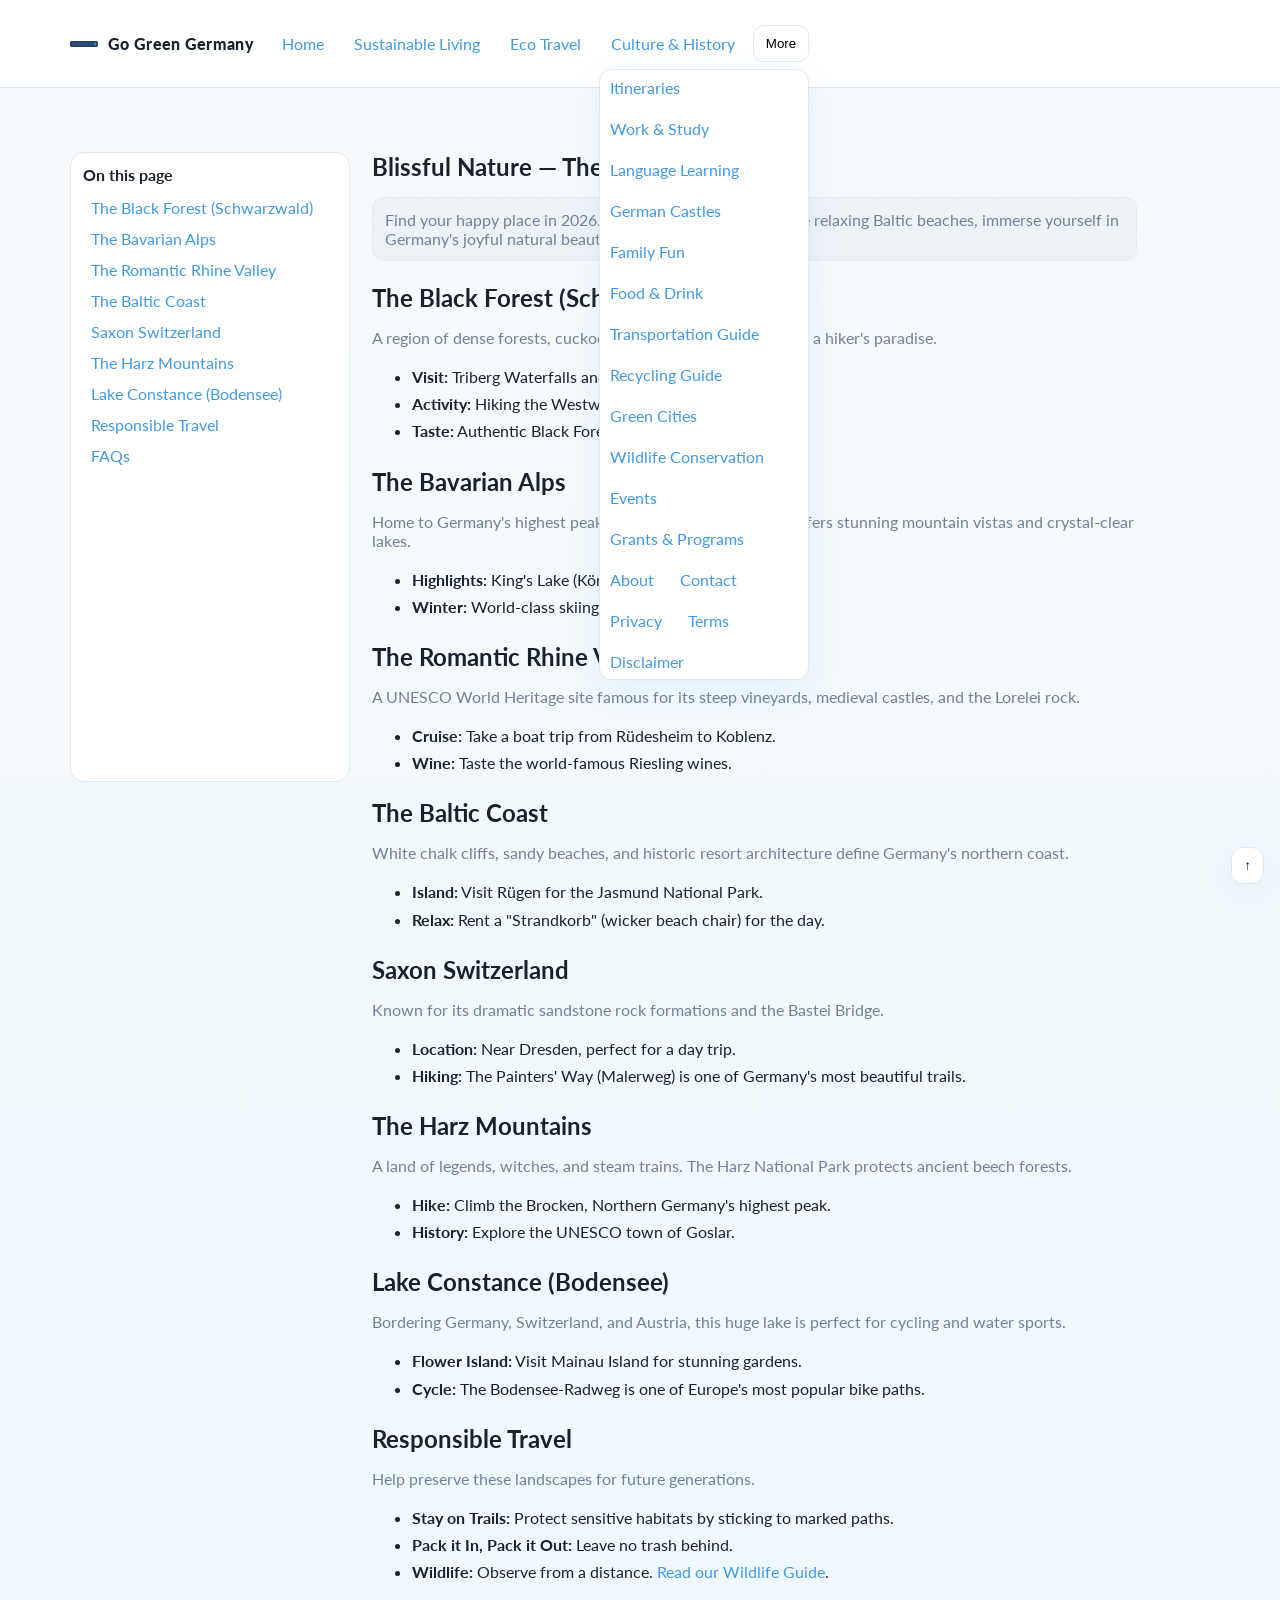
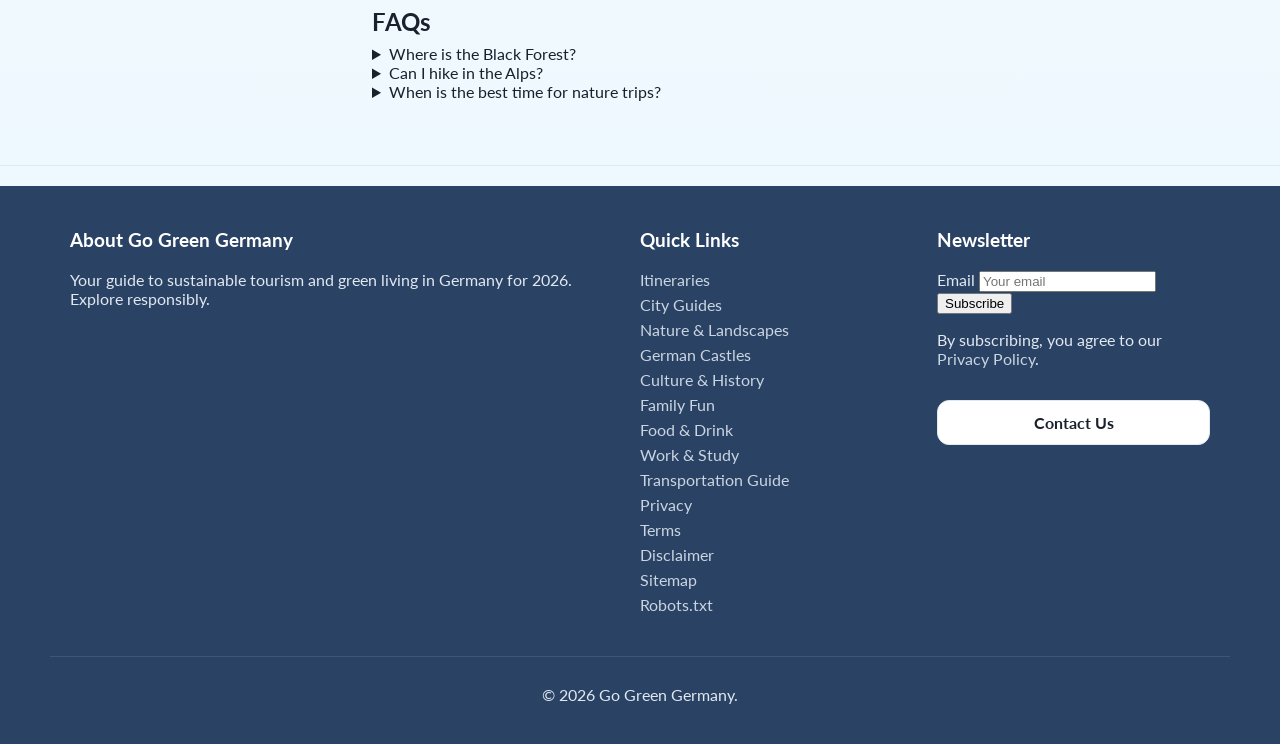
<file: pages/eco-travel.html>
<!doctype html>
<html lang="en">
<head>
<meta charset="utf-8" />
<meta name="viewport" content="width=device-width, initial-scale=1" />
<title>Blissful Nature — Go Green Germany</title>
<meta name="description" content="Discover Germany's most beautiful natural landscapes, from the Alps to the Baltic Sea." />
<link rel="icon" href="../assets/img/favicon.svg" type="image/svg+xml" />
<link rel="stylesheet" href="../assets/css/style.css" />
<link rel="stylesheet" href="../assets/css/dark-mode.css" />
<script defer src="../assets/js/main.js"></script>
<script type="application/ld+json">{"@context": "https://schema.org", "@type": "Article", "headline": "Nature & Landscapes — Scenic Germany", "author": {"@type": "Organization", "name": "Go Green Germany"}, "publisher": {"@type": "Organization", "name": "Go Green Germany"}, "datePublished": "2025-11-02", "mainEntityOfPage": "https://example.com/pages/eco-travel.html"}</script>
<script type="application/ld+json">{"@context": "https://schema.org", "@type": "FAQPage", "mainEntity": [{"@type": "Question", "name": "Where is the Black Forest?", "acceptedAnswer": {"@type": "Answer", "text": "The Black Forest is located in southwest Germany, bordering France."}}, {"@type": "Question", "name": "Can I hike in the Alps?", "acceptedAnswer": {"@type": "Answer", "text": "Yes, the Bavarian Alps offer trails for all skill levels, from easy walks to climbing Zugspitze."}}, {"@type": "Question", "name": "When is the best time for nature trips?", "acceptedAnswer": {"@type": "Answer", "text": "Late spring (May/June) and early autumn (September/October) offer mild weather and beautiful colors."}}]}</script>
</head>
<body>
<a class="skip" href="#main">Skip to content</a>
<header class="site-header" role="banner">
  <div class="container nav-wrap">
    <a href="../index.html" class="brand">
      <img src="../assets/img/logo.svg" alt="Go Green Germany" class="logo" />
      <span class="brand-name">Go Green Germany</span>
    </a>
    <button class="nav-toggle" aria-expanded="false" aria-controls="nav">Menu</button>
    <nav id="nav" class="nav" role="navigation" aria-label="Primary">
      <ul>
        <li><a href="../index.html">Home</a></li>
        <li><a href="sustainable-living.html">Sustainable Living</a></li>
        <li><a href="eco-travel.html">Eco Travel</a></li>
        <li><a href="renewables.html">Culture & History</a></li>
        <li class="more">
          <button class="more-btn" aria-haspopup="true" aria-expanded="false">More</button>
          <ul class="dropdown">
            <li><a href="itineraries.html">Itineraries</a></li>
            <li><a href="work-study.html">Work & Study</a></li>
            <li><a href="language-learning.html">Language Learning</a></li>
            <li><a href="castles.html">German Castles</a></li>
            <li><a href="family-fun.html">Family Fun</a></li>
            <li><a href="food-drink.html">Food & Drink</a></li>
            <li><a href="transport.html">Transportation Guide</a></li>
            <li><a href="recycling.html">Recycling Guide</a></li>
            <li><a href="green-cities.html">Green Cities</a></li>
            <li><a href="conservation.html">Wildlife Conservation</a></li>
            <li><a href="events.html">Events</a></li>
            <li><a href="grants.html">Grants & Programs</a></li>
            <li><a href="about.html">About</a></li>
            <li><a href="contact.html">Contact</a></li>
            <li><a href="privacy.html">Privacy</a></li>
            <li><a href="terms.html">Terms</a></li>
            <li><a href="disclaimer.html">Disclaimer</a></li>
          </ul>
        </li>
      </ul>
    </nav>
  </div>
</header>
<main id="main" tabindex="-1">

<section class="section">
  <div class="container two-col">
    <nav class="toc"><h4>On this page</h4><div data-toc></div></nav>
    <div class="prose">
      <h1 id="nature-landscapes">Blissful Nature — The Happy Outdoors</h1>
      <p class="callout">Find your happy place in 2026. From the majestic Alps to the relaxing Baltic beaches, immerse yourself in Germany's joyful natural beauty.</p>
      <h2 id="black-forest">The Black Forest (Schwarzwald)</h2>
<p>A region of dense forests, cuckoo clocks, and thermal spas. It's a hiker's paradise.</p>
<ul>
<li><strong>Visit:</strong> Triberg Waterfalls and Lake Titisee.</li>
<li><strong>Activity:</strong> Hiking the Westweg trail.</li>
<li><strong>Taste:</strong> Authentic Black Forest Cake.</li>
</ul><h2 id="bavarian-alps">The Bavarian Alps</h2>
<p>Home to Germany's highest peak, the Zugspitze, this region offers stunning mountain vistas and crystal-clear lakes.</p>
<ul>
<li><strong>Highlights:</strong> King's Lake (Königssee) and Berchtesgaden.</li>
<li><strong>Winter:</strong> World-class skiing in Garmisch-Partenkirchen.</li>
</ul><h2 id="rhine-valley">The Romantic Rhine Valley</h2>
<p>A UNESCO World Heritage site famous for its steep vineyards, medieval castles, and the Lorelei rock.</p>
<ul>
<li><strong>Cruise:</strong> Take a boat trip from Rüdesheim to Koblenz.</li>
<li><strong>Wine:</strong> Taste the world-famous Riesling wines.</li>
</ul><h2 id="baltic-coast">The Baltic Coast</h2>
<p>White chalk cliffs, sandy beaches, and historic resort architecture define Germany's northern coast.</p>
<ul>
<li><strong>Island:</strong> Visit Rügen for the Jasmund National Park.</li>
<li><strong>Relax:</strong> Rent a "Strandkorb" (wicker beach chair) for the day.</li>
</ul><h2 id="saxon-switzerland">Saxon Switzerland</h2>
<p>Known for its dramatic sandstone rock formations and the Bastei Bridge.</p>
<ul>
<li><strong>Location:</strong> Near Dresden, perfect for a day trip.</li>
<li><strong>Hiking:</strong> The Painters' Way (Malerweg) is one of Germany's most beautiful trails.</li>
</ul><h2 id="harz">The Harz Mountains</h2>
<p>A land of legends, witches, and steam trains. The Harz National Park protects ancient beech forests.</p>
<ul>
<li><strong>Hike:</strong> Climb the Brocken, Northern Germany's highest peak.</li>
<li><strong>History:</strong> Explore the UNESCO town of Goslar.</li>
</ul><h2 id="lake-constance">Lake Constance (Bodensee)</h2>
<p>Bordering Germany, Switzerland, and Austria, this huge lake is perfect for cycling and water sports.</p>
<ul>
<li><strong>Flower Island:</strong> Visit Mainau Island for stunning gardens.</li>
<li><strong>Cycle:</strong> The Bodensee-Radweg is one of Europe's most popular bike paths.</li>
</ul>
      
      <h2 id="responsible-travel">Responsible Travel</h2>
      <p>Help preserve these landscapes for future generations.</p>
      <ul>
        <li><strong>Stay on Trails:</strong> Protect sensitive habitats by sticking to marked paths.</li>
        <li><strong>Pack it In, Pack it Out:</strong> Leave no trash behind.</li>
        <li><strong>Wildlife:</strong> Observe from a distance. <a href="conservation.html">Read our Wildlife Guide</a>.</li>
      </ul>

      <h2 id='faqs'>FAQs</h2>
      <details><summary>Where is the Black Forest?</summary><p>The Black Forest is located in southwest Germany, bordering France.</p></details><details><summary>Can I hike in the Alps?</summary><p>Yes, the Bavarian Alps offer trails for all skill levels, from easy walks to climbing Zugspitze.</p></details><details><summary>When is the best time for nature trips?</summary><p>Late spring (May/June) and early autumn (September/October) offer mild weather and beautiful colors.</p></details>
    </div>
  </div>
</section>

</main>
<footer class="site-footer" role="contentinfo">
  <div class="container footer-grid">
    <section>
      <h3>About Go Green Germany</h3>
      <p>Your guide to sustainable tourism and green living in Germany for 2026. Explore responsibly.</p>
    </section>
    <section>
      <h3>Quick Links</h3>
      <ul class="plain">
        <li><a href="itineraries.html">Itineraries</a></li>
        <li><a href="sustainable-living.html">City Guides</a></li>
        <li><a href="eco-travel.html">Nature & Landscapes</a></li>
        <li><a href="castles.html">German Castles</a></li>
        <li><a href="renewables.html">Culture & History</a></li>
        <li><a href="family-fun.html">Family Fun</a></li>
        <li><a href="food-drink.html">Food & Drink</a></li>
        <li><a href="work-study.html">Work & Study</a></li>
        <li><a href="transport.html">Transportation Guide</a></li>
        <li><a href="privacy.html">Privacy</a></li>
        <li><a href="terms.html">Terms</a></li>
        <li><a href="disclaimer.html">Disclaimer</a></li>
        <li><a href="../sitemap.xml">Sitemap</a></li>
        <li><a href="../robots.txt">Robots.txt</a></li>
      </ul>
    </section>
    <section>
      <h3>Newsletter</h3>
      <form class="newsletter" onsubmit="return window.fakeSubmit(event)">
        <label class="sr-only" for="news2">Email</label>
        <input id="news2" type="email" placeholder="Your email" required />
        <button type="submit">Subscribe</button>
        <p class="form-note">By subscribing, you agree to our <a href="privacy.html">Privacy Policy</a>.</p>
      </form>
      <a href="contact.html" class="btn secondary" style="margin-top:16px;width:100%;justify-content:center">Contact Us</a>
    </section>
  </div>
  <div class="container copy"><p>© 2026 Go Green Germany.</p></div>
</footer>
<button class="to-top" aria-label="Back to top" onclick="window.scrollTo({top:0,behavior:'smooth'})">↑</button>
</body>
</html>
</file>
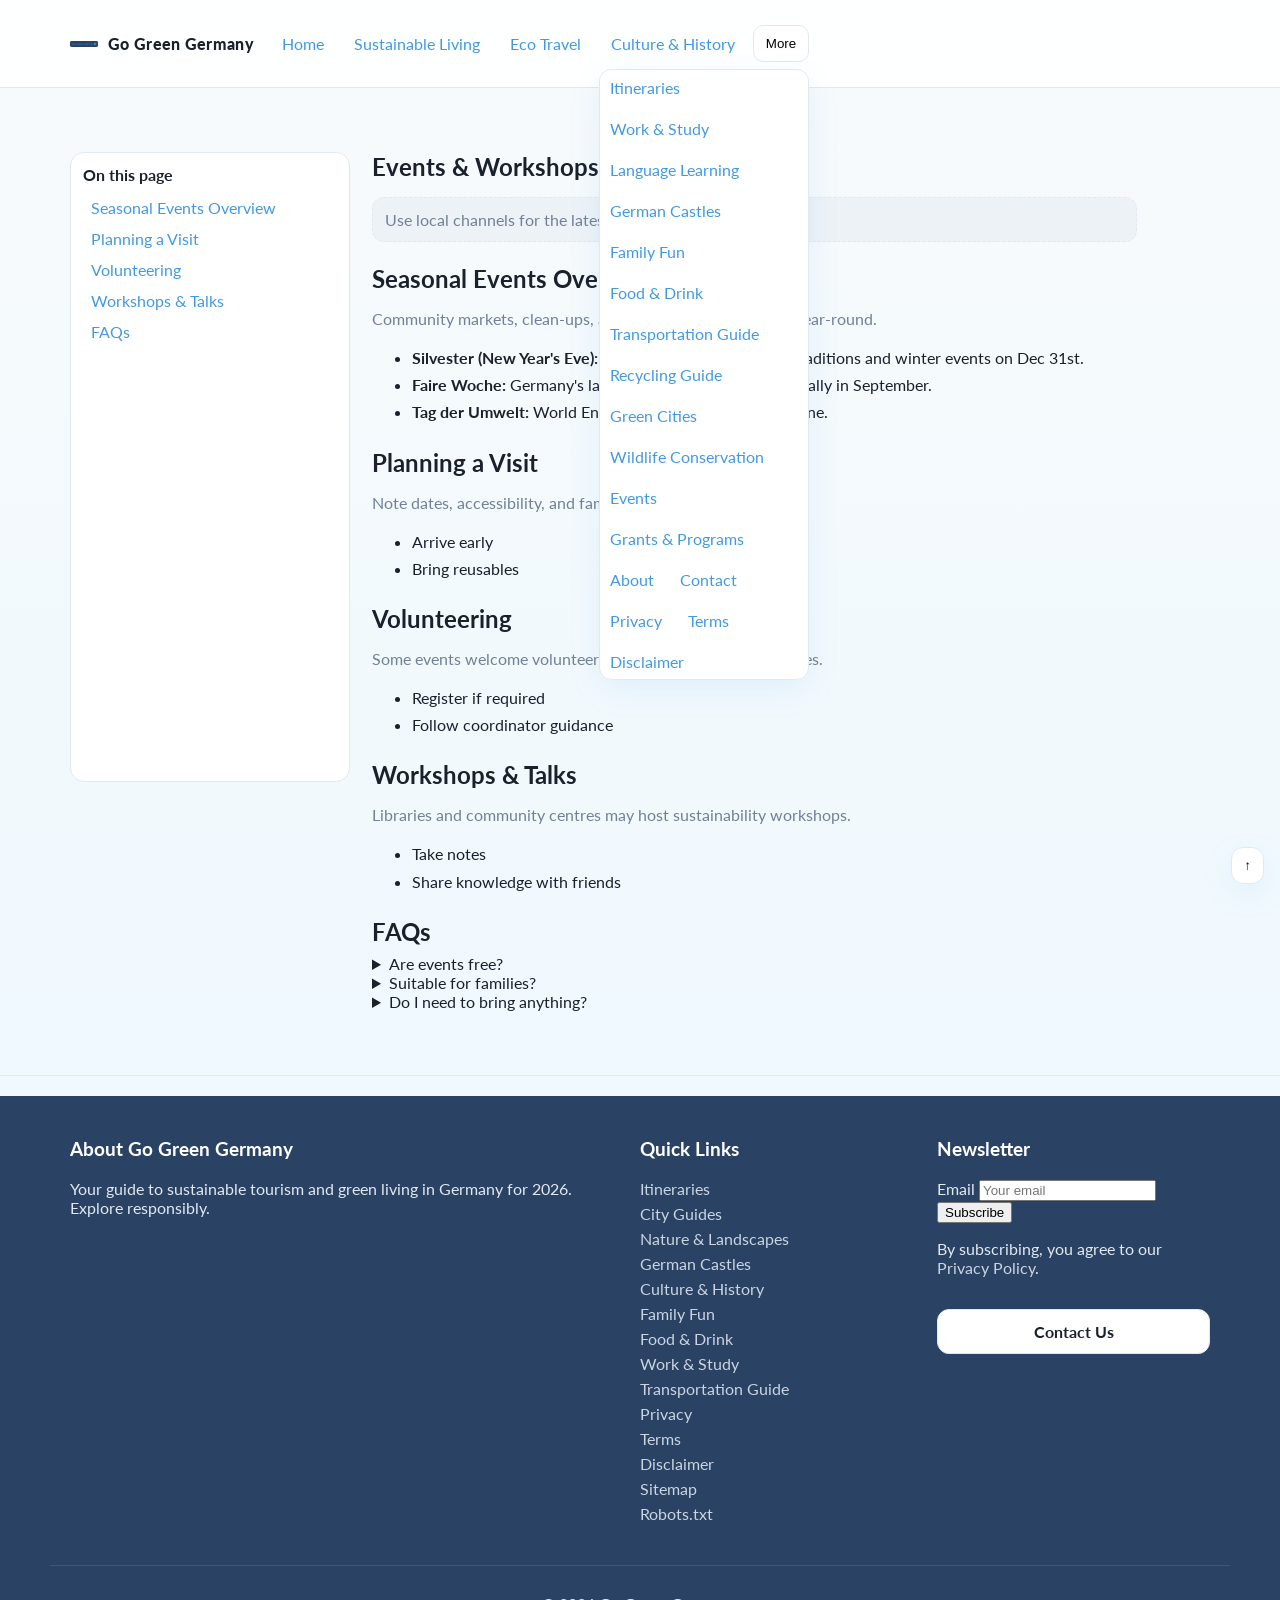
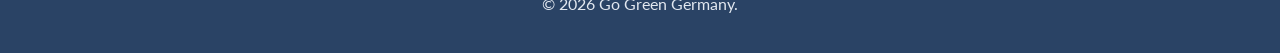
<file: pages/events.html>
<!doctype html>
<html lang="en">
<head>
<meta charset="utf-8" />
<meta name="viewport" content="width=device-width, initial-scale=1" />
<title>Events & Workshops — Go Green Germany</title>
<meta name="description" content="Generic calendar ideas and planning notes." />
<link rel="icon" href="../assets/img/favicon.svg" type="image/svg+xml" />
<link rel="stylesheet" href="../assets/css/style.css" />
<script defer src="../assets/js/main.js"></script>
<script type="application/ld+json">{"@context": "https://schema.org", "@type": "Article", "headline": "Events & Workshops — Go Green Germany", "author": {"@type": "Organization", "name": "Go Green Germany"}, "publisher": {"@type": "Organization", "name": "Go Green Germany"}, "datePublished": "2025-11-02", "mainEntityOfPage": "https://example.com/pages/events.html"}</script>
<script type="application/ld+json">{"@context": "https://schema.org", "@type": "FAQPage", "mainEntity": [{"@type": "Question", "name": "Are events free?", "acceptedAnswer": {"@type": "Answer", "text": "Many are free or low-cost; some require tickets."}}, {"@type": "Question", "name": "Suitable for families?", "acceptedAnswer": {"@type": "Answer", "text": "Often yes. Check event details for age guidance."}}, {"@type": "Question", "name": "Do I need to bring anything?", "acceptedAnswer": {"@type": "Answer", "text": "Water, sun protection, and a small bag for reusables help."}}]}</script>
</head>
<body>
<a class="skip" href="#main">Skip to content</a>
<header class="site-header" role="banner">
  <div class="container nav-wrap">
    <a href="../index.html" class="brand">
      <img src="../assets/img/logo.svg" alt="Go Green Germany" class="logo" />
      <span class="brand-name">Go Green Germany</span>
    </a>
    <button class="nav-toggle" aria-expanded="false" aria-controls="nav">Menu</button>
    <nav id="nav" class="nav" role="navigation" aria-label="Primary">
      <ul>
        <li><a href="../index.html">Home</a></li>
        <li><a href="sustainable-living.html">Sustainable Living</a></li>
        <li><a href="eco-travel.html">Eco Travel</a></li>
        <li><a href="renewables.html">Culture & History</a></li>
        <li class="more">
          <button class="more-btn" aria-haspopup="true" aria-expanded="false">More</button>
          <ul class="dropdown">
            <li><a href="itineraries.html">Itineraries</a></li>
            <li><a href="work-study.html">Work & Study</a></li>
            <li><a href="language-learning.html">Language Learning</a></li>
            <li><a href="castles.html">German Castles</a></li>
            <li><a href="family-fun.html">Family Fun</a></li>
            <li><a href="food-drink.html">Food & Drink</a></li>
            <li><a href="transport.html">Transportation Guide</a></li>
            <li><a href="recycling.html">Recycling Guide</a></li>
            <li><a href="green-cities.html">Green Cities</a></li>
            <li><a href="conservation.html">Wildlife Conservation</a></li>
            <li><a href="events.html">Events</a></li>
            <li><a href="grants.html">Grants & Programs</a></li>
            <li><a href="about.html">About</a></li>
            <li><a href="contact.html">Contact</a></li>
            <li><a href="privacy.html">Privacy</a></li>
            <li><a href="terms.html">Terms</a></li>
            <li><a href="disclaimer.html">Disclaimer</a></li>
          </ul>
        </li>
      </ul>
    </nav>
  </div>
</header>
<main id="main" tabindex="-1">

<section class="section">
  <div class="container two-col">
    <nav class="toc"><h4>On this page</h4><div data-toc></div></nav>
    <div class="prose">
      <h1 id="events--workshops--overview">Events & Workshops — Overview</h1>
      <p class="callout">Use local channels for the latest schedules and venues.</p>
      <h2 id="seasonal-events-overview">Seasonal Events Overview</h2>
<p>Community markets, clean-ups, and educational talks occur year-round.</p>
<ul>
<li><strong>Silvester (New Year's Eve):</strong> Celebrate with sustainable traditions and winter events on Dec 31st.</li>
<li><strong>Faire Woche:</strong> Germany's largest fair trade campaign, usually in September.</li>
<li><strong>Tag der Umwelt:</strong> World Environment Day activities in June.</li>
</ul><h2 id="planning-a-visit">Planning a Visit</h2>
<p>Note dates, accessibility, and family amenities.</p>
<ul>
<li>Arrive early</li>
<li>Bring reusables</li>
</ul><h2 id="volunteering">Volunteering</h2>
<p>Some events welcome volunteers for set-up or education tables.</p>
<ul>
<li>Register if required</li>
<li>Follow coordinator guidance</li>
</ul><h2 id="workshops--talks">Workshops & Talks</h2>
<p>Libraries and community centres may host sustainability workshops.</p>
<ul>
<li>Take notes</li>
<li>Share knowledge with friends</li>
</ul>
      
      <h2 id='faqs'>FAQs</h2>
      <details><summary>Are events free?</summary><p>Many are free or low-cost; some require tickets.</p></details><details><summary>Suitable for families?</summary><p>Often yes. Check event details for age guidance.</p></details><details><summary>Do I need to bring anything?</summary><p>Water, sun protection, and a small bag for reusables help.</p></details>
    </div>
  </div>
</section>

</main>
<footer class="site-footer" role="contentinfo">
  <div class="container footer-grid">
    <section>
      <h3>About Go Green Germany</h3>
      <p>Your guide to sustainable tourism and green living in Germany for 2026. Explore responsibly.</p>
    </section>
    <section>
      <h3>Quick Links</h3>
      <ul class="plain">
        <li><a href="itineraries.html">Itineraries</a></li>
        <li><a href="sustainable-living.html">City Guides</a></li>
        <li><a href="eco-travel.html">Nature & Landscapes</a></li>
        <li><a href="castles.html">German Castles</a></li>
        <li><a href="renewables.html">Culture & History</a></li>
        <li><a href="family-fun.html">Family Fun</a></li>
        <li><a href="food-drink.html">Food & Drink</a></li>
        <li><a href="work-study.html">Work & Study</a></li>
        <li><a href="transport.html">Transportation Guide</a></li>
        <li><a href="privacy.html">Privacy</a></li>
        <li><a href="terms.html">Terms</a></li>
        <li><a href="disclaimer.html">Disclaimer</a></li>
        <li><a href="../sitemap.xml">Sitemap</a></li>
        <li><a href="../robots.txt">Robots.txt</a></li>
      </ul>
    </section>
    <section>
      <h3>Newsletter</h3>
      <form class="newsletter" onsubmit="return window.fakeSubmit(event)">
        <label class="sr-only" for="news2">Email</label>
        <input id="news2" type="email" placeholder="Your email" required />
        <button type="submit">Subscribe</button>
        <p class="form-note">By subscribing, you agree to our <a href="privacy.html">Privacy Policy</a>.</p>
      </form>
      <a href="contact.html" class="btn secondary" style="margin-top:16px;width:100%;justify-content:center">Contact Us</a>
    </section>
  </div>
  <div class="container copy"><p>© 2026 Go Green Germany.</p></div>
</footer>
<button class="to-top" aria-label="Back to top" onclick="window.scrollTo({top:0,behavior:'smooth'})">↑</button>
</body>
</html>
</file>
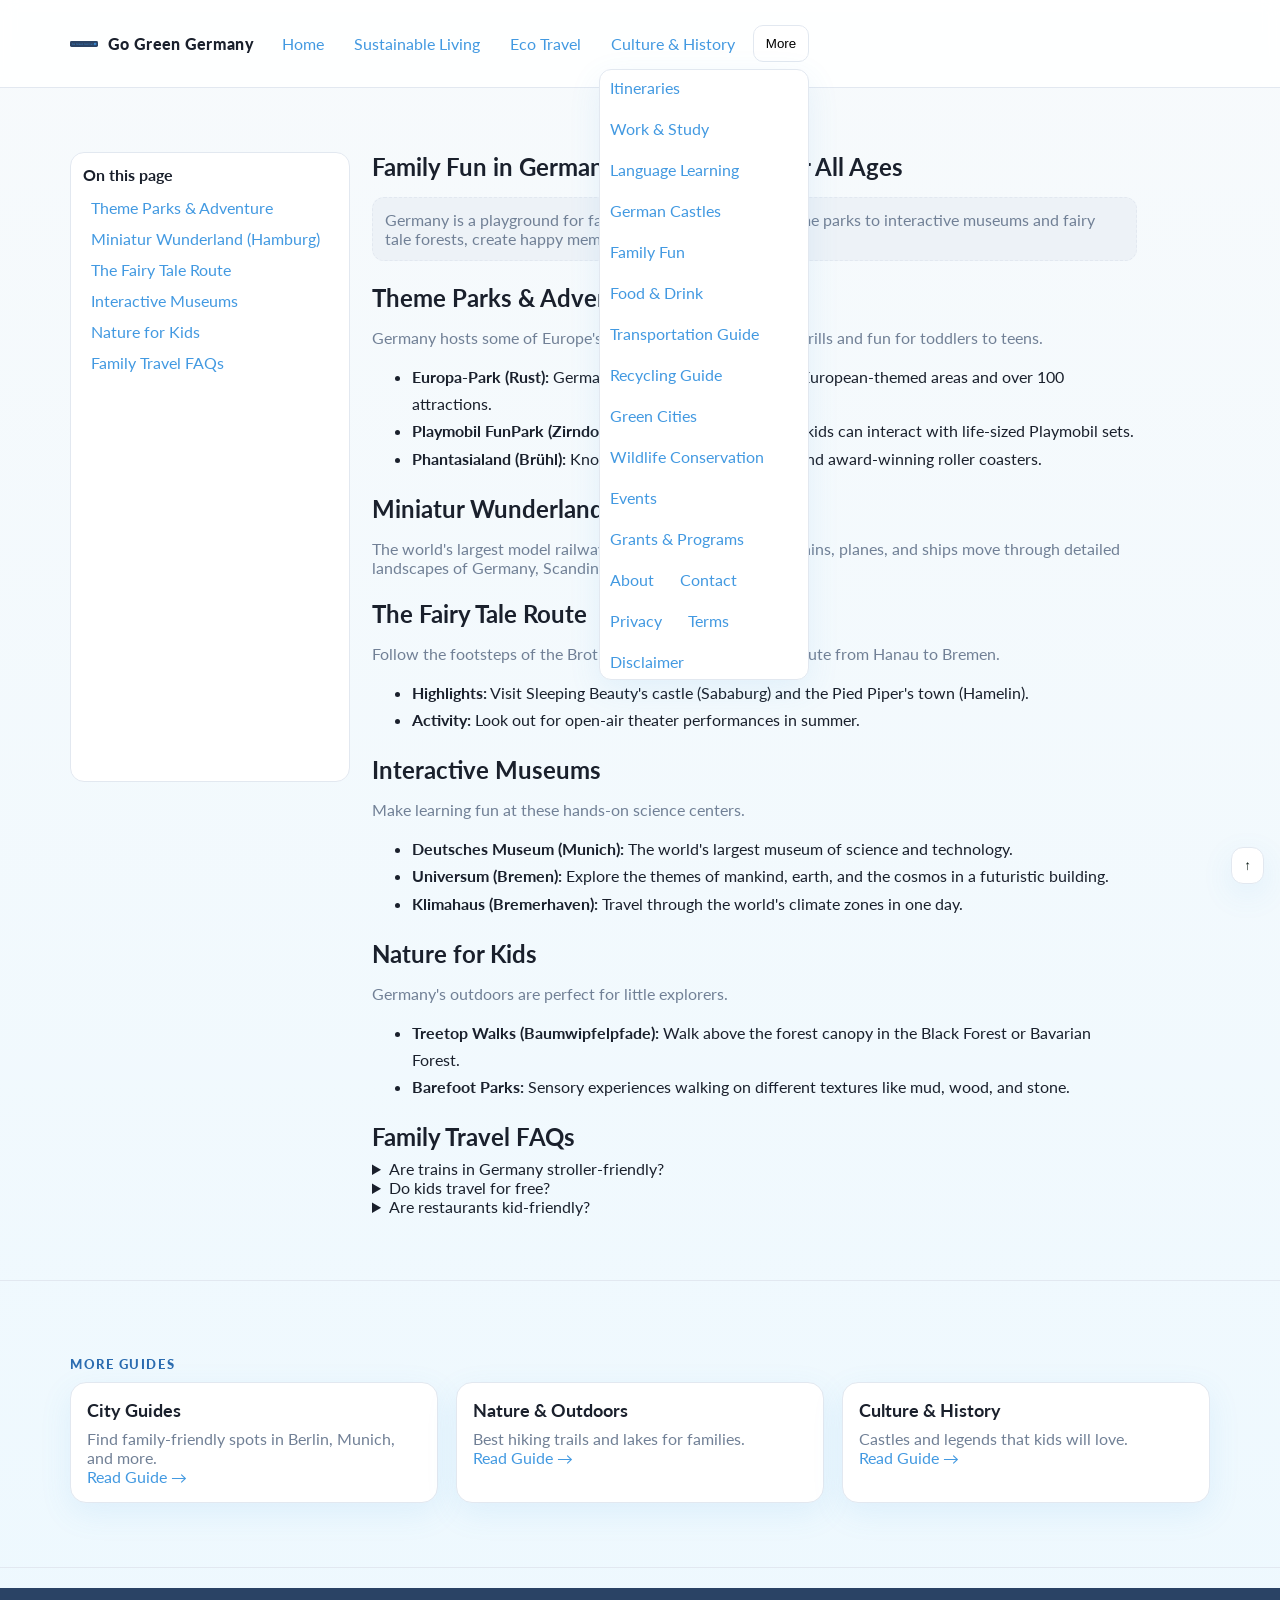
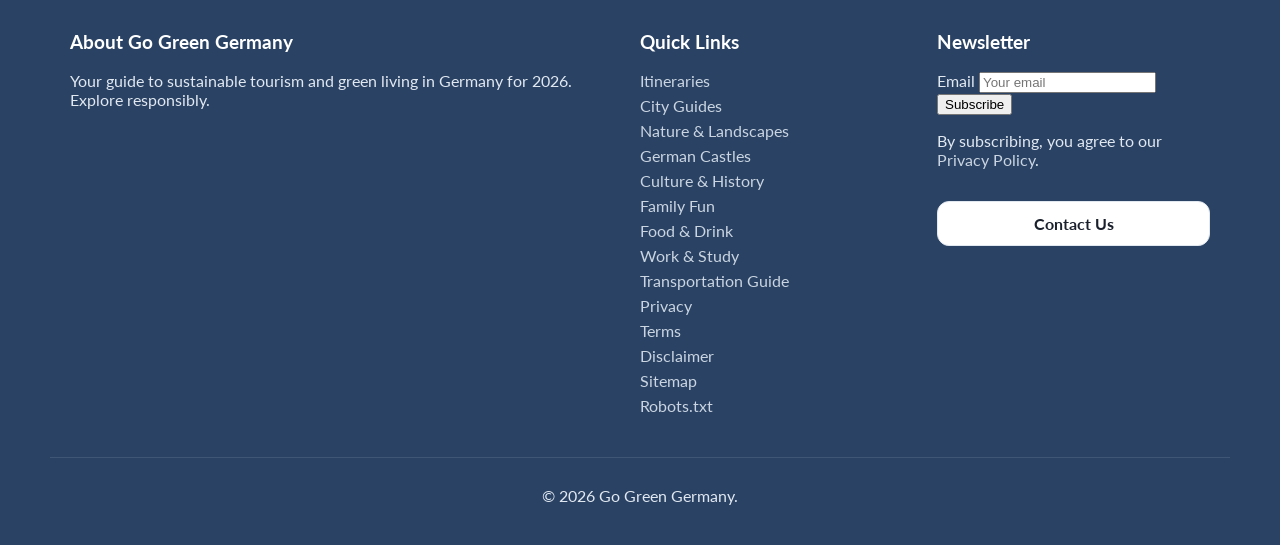
<file: pages/family-fun.html>
<!doctype html>
<html lang="en">
<head>
<meta charset="utf-8" />
<meta name="viewport" content="width=device-width, initial-scale=1" />
<title>Family Fun in Germany — Go Green Germany</title>
<meta name="description" content="Discover the best family-friendly activities in Germany for 2026. Theme parks, museums, and nature for kids." />
<link rel="icon" href="../assets/img/favicon.svg" type="image/svg+xml" />
<link rel="stylesheet" href="../assets/css/style.css" />
<link rel="stylesheet" href="../assets/css/dark-mode.css" />
<script defer src="../assets/js/main.js"></script>
<script type="application/ld+json">{"@context": "https://schema.org", "@type": "Article", "headline": "Family Fun in Germany", "author": {"@type": "Organization", "name": "Go Green Germany"}, "publisher": {"@type": "Organization", "name": "Go Green Germany"}, "datePublished": "2026-01-01", "mainEntityOfPage": "https://example.com/pages/family-fun.html"}</script>
<script type="application/ld+json">{"@context": "https://schema.org", "@type": "FAQPage", "mainEntity": [{"@type": "Question", "name": "Are trains in Germany stroller-friendly?", "acceptedAnswer": {"@type": "Answer", "text": "Yes, most ICE and regional trains have dedicated spaces for strollers and family compartments."}}, {"@type": "Question", "name": "Do kids travel for free?", "acceptedAnswer": {"@type": "Answer", "text": "Children under 6 travel free on Deutsche Bahn. Children aged 6-14 travel free if accompanied by parents/grandparents (ticket entry required)."}}]}</script>
</head>
<body>
<a class="skip" href="#main">Skip to content</a>
<header class="site-header" role="banner">
  <div class="container nav-wrap">
    <a href="../index.html" class="brand">
      <img src="../assets/img/logo.svg" alt="Go Green Germany" class="logo" />
      <span class="brand-name">Go Green Germany</span>
    </a>
    <button class="nav-toggle" aria-expanded="false" aria-controls="nav">Menu</button>
    <nav id="nav" class="nav" role="navigation" aria-label="Primary">
      <ul>
        <li><a href="../index.html">Home</a></li>
        <li><a href="sustainable-living.html">Sustainable Living</a></li>
        <li><a href="eco-travel.html">Eco Travel</a></li>
        <li><a href="renewables.html">Culture & History</a></li>
        <li class="more">
          <button class="more-btn" aria-haspopup="true" aria-expanded="false">More</button>
          <ul class="dropdown">
            <li><a href="itineraries.html">Itineraries</a></li>
            <li><a href="work-study.html">Work & Study</a></li>
            <li><a href="language-learning.html">Language Learning</a></li>
            <li><a href="castles.html">German Castles</a></li>
            <li><a href="family-fun.html">Family Fun</a></li>
            <li><a href="food-drink.html">Food & Drink</a></li>
            <li><a href="transport.html">Transportation Guide</a></li>
            <li><a href="recycling.html">Recycling Guide</a></li>
            <li><a href="green-cities.html">Green Cities</a></li>
            <li><a href="conservation.html">Wildlife Conservation</a></li>
            <li><a href="events.html">Events</a></li>
            <li><a href="grants.html">Grants & Programs</a></li>
            <li><a href="about.html">About</a></li>
            <li><a href="contact.html">Contact</a></li>
            <li><a href="privacy.html">Privacy</a></li>
            <li><a href="terms.html">Terms</a></li>
            <li><a href="disclaimer.html">Disclaimer</a></li>
          </ul>
        </li>
      </ul>
    </nav>
  </div>
</header>
<main id="main" tabindex="-1">

<section class="section">
  <div class="container two-col">
    <nav class="toc"><h4>On this page</h4><div data-toc></div></nav>
    <div class="prose">
      <h1 id="family-fun">Family Fun in Germany — Adventures for All Ages</h1>
      <p class="callout">Germany is a playground for families! From world-class theme parks to interactive museums and fairy tale forests, create happy memories together in 2026.</p>
      
      <h2 id="theme-parks">Theme Parks & Adventure</h2>
      <p>Germany hosts some of Europe's best theme parks, offering thrills and fun for toddlers to teens.</p>
      <ul>
        <li><strong>Europa-Park (Rust):</strong> Germany's largest theme park with European-themed areas and over 100 attractions.</li>
        <li><strong>Playmobil FunPark (Zirndorf):</strong> A giant playground where kids can interact with life-sized Playmobil sets.</li>
        <li><strong>Phantasialand (Brühl):</strong> Known for its immersive worlds and award-winning roller coasters.</li>
      </ul>

      <h2 id="miniatur-wunderland">Miniatur Wunderland (Hamburg)</h2>
      <p>The world's largest model railway is a must-see. Watch tiny trains, planes, and ships move through detailed landscapes of Germany, Scandinavia, and the Americas.</p>
      
      <h2 id="fairy-tale-route">The Fairy Tale Route</h2>
      <p>Follow the footsteps of the Brothers Grimm on this magical route from Hanau to Bremen.</p>
      <ul>
        <li><strong>Highlights:</strong> Visit Sleeping Beauty's castle (Sababurg) and the Pied Piper's town (Hamelin).</li>
        <li><strong>Activity:</strong> Look out for open-air theater performances in summer.</li>
      </ul>

      <h2 id="science-museums">Interactive Museums</h2>
      <p>Make learning fun at these hands-on science centers.</p>
      <ul>
        <li><strong>Deutsches Museum (Munich):</strong> The world's largest museum of science and technology.</li>
        <li><strong>Universum (Bremen):</strong> Explore the themes of mankind, earth, and the cosmos in a futuristic building.</li>
        <li><strong>Klimahaus (Bremerhaven):</strong> Travel through the world's climate zones in one day.</li>
      </ul>

      <h2 id="nature-kids">Nature for Kids</h2>
      <p>Germany's outdoors are perfect for little explorers.</p>
      <ul>
        <li><strong>Treetop Walks (Baumwipfelpfade):</strong> Walk above the forest canopy in the Black Forest or Bavarian Forest.</li>
        <li><strong>Barefoot Parks:</strong> Sensory experiences walking on different textures like mud, wood, and stone.</li>
      </ul>

      <h2 id="faqs">Family Travel FAQs</h2>
      <details><summary>Are trains in Germany stroller-friendly?</summary><p>Yes, most ICE and regional trains have dedicated spaces for strollers and family compartments. It's best to reserve seats in the family area.</p></details>
      <details><summary>Do kids travel for free?</summary><p>Children under 6 travel free on Deutsche Bahn. Children aged 6-14 travel free if accompanied by parents/grandparents, but they must be entered on the ticket.</p></details>
      <details><summary>Are restaurants kid-friendly?</summary><p>Generally yes. Many offer "Kinderteller" (children's plates) and high chairs. It's common to see families dining out.</p></details>
    </div>
  </div>
</section>

<section class="section">
  <div class="container">
    <h2 class="kicker">More Guides</h2>
    <div class="grid cols-3">
      <article class="card">
        <div class="pad">
          <h3>City Guides</h3>
          <p>Find family-friendly spots in Berlin, Munich, and more.</p>
          <p><a href="sustainable-living.html">Read Guide →</a></p>
        </div>
      </article>
      <article class="card">
        <div class="pad">
          <h3>Nature & Outdoors</h3>
          <p>Best hiking trails and lakes for families.</p>
          <p><a href="eco-travel.html">Read Guide →</a></p>
        </div>
      </article>
      <article class="card">
        <div class="pad">
          <h3>Culture & History</h3>
          <p>Castles and legends that kids will love.</p>
          <p><a href="renewables.html">Read Guide →</a></p>
        </div>
      </article>
    </div>
  </div>
</section>

</main>
<footer class="site-footer" role="contentinfo">
  <div class="container footer-grid">
    <section>
      <h3>About Go Green Germany</h3>
      <p>Your guide to sustainable tourism and green living in Germany for 2026. Explore responsibly.</p>
    </section>
    <section>
      <h3>Quick Links</h3>
      <ul class="plain">
        <li><a href="itineraries.html">Itineraries</a></li>
        <li><a href="sustainable-living.html">City Guides</a></li>
        <li><a href="eco-travel.html">Nature & Landscapes</a></li>
        <li><a href="castles.html">German Castles</a></li>
        <li><a href="renewables.html">Culture & History</a></li>
        <li><a href="family-fun.html">Family Fun</a></li>
        <li><a href="food-drink.html">Food & Drink</a></li>
        <li><a href="work-study.html">Work & Study</a></li>
        <li><a href="transport.html">Transportation Guide</a></li>
        <li><a href="privacy.html">Privacy</a></li>
        <li><a href="terms.html">Terms</a></li>
        <li><a href="disclaimer.html">Disclaimer</a></li>
        <li><a href="../sitemap.xml">Sitemap</a></li>
        <li><a href="../robots.txt">Robots.txt</a></li>
      </ul>
    </section>
    <section>
      <h3>Newsletter</h3>
      <form class="newsletter" onsubmit="return window.fakeSubmit(event)">
        <label class="sr-only" for="news2">Email</label>
        <input id="news2" type="email" placeholder="Your email" required />
        <button type="submit">Subscribe</button>
        <p class="form-note">By subscribing, you agree to our <a href="privacy.html">Privacy Policy</a>.</p>
      </form>
      <a href="contact.html" class="btn secondary" style="margin-top:16px;width:100%;justify-content:center">Contact Us</a>
    </section>
  </div>
  <div class="container copy"><p>© 2026 Go Green Germany.</p></div>
</footer>
<button class="to-top" aria-label="Back to top" onclick="window.scrollTo({top:0,behavior:'smooth'})">↑</button>
</body>
</html>
</file>
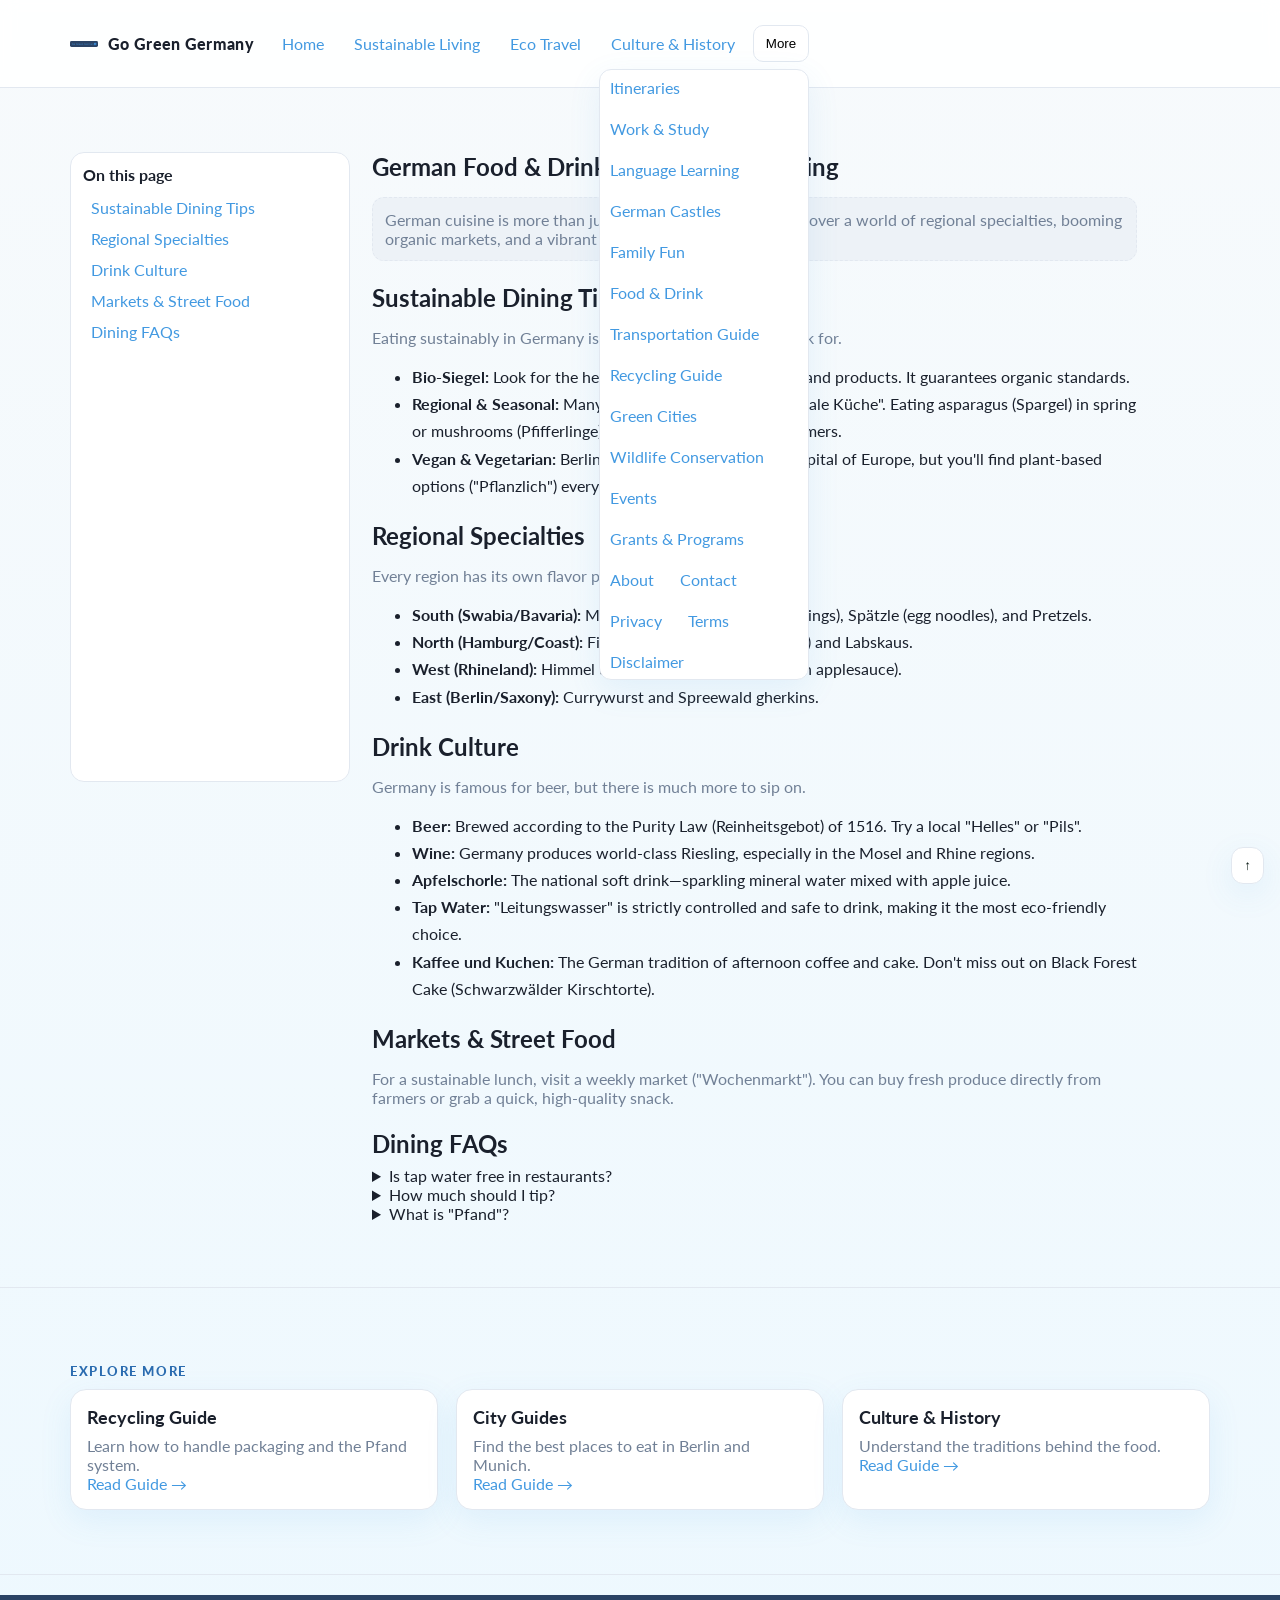
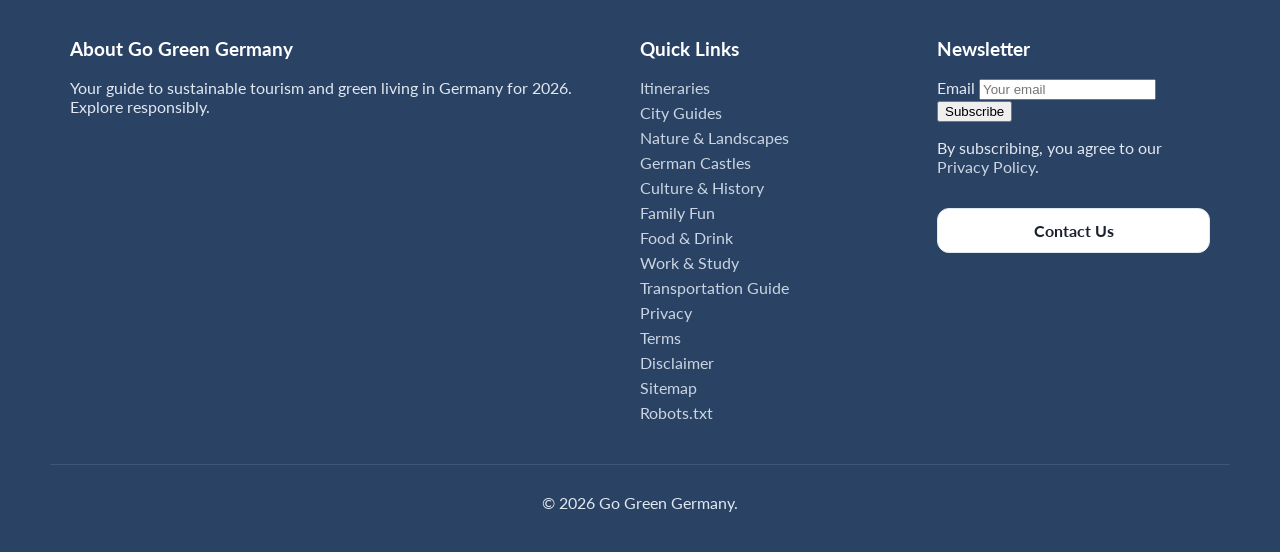
<file: pages/food-drink.html>
<!doctype html>
<html lang="en">
<head>
<meta charset="utf-8" />
<meta name="viewport" content="width=device-width, initial-scale=1" />
<title>German Food & Drink — Go Green Germany</title>
<meta name="description" content="A guide to sustainable eating in Germany. Discover regional specialties, organic markets, and vegan-friendly cities." />
<link rel="icon" href="../assets/img/favicon.svg" type="image/svg+xml" />
<link rel="stylesheet" href="../assets/css/style.css" />
<link rel="stylesheet" href="../assets/css/dark-mode.css" />
<script defer src="../assets/js/main.js"></script>
<script type="application/ld+json">{"@context": "https://schema.org", "@type": "Article", "headline": "German Food & Drink — Sustainable Dining", "author": {"@type": "Organization", "name": "Go Green Germany"}, "publisher": {"@type": "Organization", "name": "Go Green Germany"}, "datePublished": "2026-01-01", "mainEntityOfPage": "https://example.com/pages/food-drink.html"}</script>
<script type="application/ld+json">{"@context": "https://schema.org", "@type": "FAQPage", "mainEntity": [{"@type": "Question", "name": "Is tap water free in restaurants?", "acceptedAnswer": {"@type": "Answer", "text": "Not usually. You typically pay for bottled water (mineral water). Asking for tap water is uncommon but becoming more accepted."}}, {"@type": "Question", "name": "How much should I tip?", "acceptedAnswer": {"@type": "Answer", "text": "Service is included, but rounding up or adding 5-10% is standard practice (Trinkgeld)."}}]}</script>
</head>
<body>
<a class="skip" href="#main">Skip to content</a>
<header class="site-header" role="banner">
  <div class="container nav-wrap">
    <a href="../index.html" class="brand">
      <img src="../assets/img/logo.svg" alt="Go Green Germany" class="logo" />
      <span class="brand-name">Go Green Germany</span>
    </a>
    <button class="nav-toggle" aria-expanded="false" aria-controls="nav">Menu</button>
    <nav id="nav" class="nav" role="navigation" aria-label="Primary">
      <ul>
        <li><a href="../index.html">Home</a></li>
        <li><a href="sustainable-living.html">Sustainable Living</a></li>
        <li><a href="eco-travel.html">Eco Travel</a></li>
        <li><a href="renewables.html">Culture & History</a></li>
        <li class="more">
          <button class="more-btn" aria-haspopup="true" aria-expanded="false">More</button>
          <ul class="dropdown">
            <li><a href="itineraries.html">Itineraries</a></li>
            <li><a href="work-study.html">Work & Study</a></li>
            <li><a href="language-learning.html">Language Learning</a></li>
            <li><a href="castles.html">German Castles</a></li>
            <li><a href="family-fun.html">Family Fun</a></li>
            <li><a href="food-drink.html">Food & Drink</a></li>
            <li><a href="transport.html">Transportation Guide</a></li>
            <li><a href="recycling.html">Recycling Guide</a></li>
            <li><a href="green-cities.html">Green Cities</a></li>
            <li><a href="conservation.html">Wildlife Conservation</a></li>
            <li><a href="events.html">Events</a></li>
            <li><a href="grants.html">Grants & Programs</a></li>
            <li><a href="about.html">About</a></li>
            <li><a href="contact.html">Contact</a></li>
            <li><a href="privacy.html">Privacy</a></li>
            <li><a href="terms.html">Terms</a></li>
            <li><a href="disclaimer.html">Disclaimer</a></li>
          </ul>
        </li>
      </ul>
    </nav>
  </div>
</header>
<main id="main" tabindex="-1">

<section class="section">
  <div class="container two-col">
    <nav class="toc"><h4>On this page</h4><div data-toc></div></nav>
    <div class="prose">
      <h1 id="food-drink">German Food & Drink — Sustainable Dining</h1>
      <p class="callout">German cuisine is more than just sausage and potatoes. Discover a world of regional specialties, booming organic markets, and a vibrant vegan scene.</p>
      
      <h2 id="sustainable-dining">Sustainable Dining Tips</h2>
      <p>Eating sustainably in Germany is easy if you know what to look for.</p>
      <ul>
        <li><strong>Bio-Siegel:</strong> Look for the hexagonal "Bio" label on menus and products. It guarantees organic standards.</li>
        <li><strong>Regional & Seasonal:</strong> Many restaurants highlight "Regionale Küche". Eating asparagus (Spargel) in spring or mushrooms (Pfifferlinge) in autumn supports local farmers.</li>
        <li><strong>Vegan & Vegetarian:</strong> Berlin is often cited as the vegan capital of Europe, but you'll find plant-based options ("Pflanzlich") everywhere.</li>
      </ul>

      <h2 id="regional-specialties">Regional Specialties</h2>
      <p>Every region has its own flavor profile.</p>
      <ul>
        <li><strong>South (Swabia/Bavaria):</strong> Maultaschen (filled pasta dumplings), Spätzle (egg noodles), and Pretzels.</li>
        <li><strong>North (Hamburg/Coast):</strong> Fischbrötchen (fish sandwiches) and Labskaus.</li>
        <li><strong>West (Rhineland):</strong> Himmel un Ääd (mashed potatoes with applesauce).</li>
        <li><strong>East (Berlin/Saxony):</strong> Currywurst and Spreewald gherkins.</li>
      </ul>

      <h2 id="drink-culture">Drink Culture</h2>
      <p>Germany is famous for beer, but there is much more to sip on.</p>
      <ul>
        <li><strong>Beer:</strong> Brewed according to the Purity Law (Reinheitsgebot) of 1516. Try a local "Helles" or "Pils".</li>
        <li><strong>Wine:</strong> Germany produces world-class Riesling, especially in the Mosel and Rhine regions.</li>
        <li><strong>Apfelschorle:</strong> The national soft drink—sparkling mineral water mixed with apple juice.</li>
        <li><strong>Tap Water:</strong> "Leitungswasser" is strictly controlled and safe to drink, making it the most eco-friendly choice.</li>
        <li><strong>Kaffee und Kuchen:</strong> The German tradition of afternoon coffee and cake. Don't miss out on Black Forest Cake (Schwarzwälder Kirschtorte).</li>
      </ul>

      <h2 id="markets">Markets & Street Food</h2>
      <p>For a sustainable lunch, visit a weekly market ("Wochenmarkt"). You can buy fresh produce directly from farmers or grab a quick, high-quality snack.</p>

      <h2 id="faqs">Dining FAQs</h2>
      <details><summary>Is tap water free in restaurants?</summary><p>Not usually. You typically pay for bottled water (mineral water). Asking for tap water is uncommon but becoming more accepted.</p></details>
      <details><summary>How much should I tip?</summary><p>Service is included, but rounding up or adding 5-10% is standard practice (Trinkgeld).</p></details>
      <details><summary>What is "Pfand"?</summary><p>A deposit system on bottles. Don't crush cans or throw away bottles; return them to a machine in a supermarket to get your deposit back.</p></details>
    </div>
  </div>
</section>

<section class="section">
  <div class="container">
    <h2 class="kicker">Explore More</h2>
    <div class="grid cols-3">
      <article class="card">
        <div class="pad">
          <h3>Recycling Guide</h3>
          <p>Learn how to handle packaging and the Pfand system.</p>
          <p><a href="recycling.html">Read Guide →</a></p>
        </div>
      </article>
      <article class="card">
        <div class="pad">
          <h3>City Guides</h3>
          <p>Find the best places to eat in Berlin and Munich.</p>
          <p><a href="sustainable-living.html">Read Guide →</a></p>
        </div>
      </article>
      <article class="card">
        <div class="pad">
          <h3>Culture & History</h3>
          <p>Understand the traditions behind the food.</p>
          <p><a href="renewables.html">Read Guide →</a></p>
        </div>
      </article>
    </div>
  </div>
</section>

</main>
<footer class="site-footer" role="contentinfo">
  <div class="container footer-grid">
    <section>
      <h3>About Go Green Germany</h3>
      <p>Your guide to sustainable tourism and green living in Germany for 2026. Explore responsibly.</p>
    </section>
    <section>
      <h3>Quick Links</h3>
      <ul class="plain">
        <li><a href="itineraries.html">Itineraries</a></li>
        <li><a href="sustainable-living.html">City Guides</a></li>
        <li><a href="eco-travel.html">Nature & Landscapes</a></li>
        <li><a href="castles.html">German Castles</a></li>
        <li><a href="renewables.html">Culture & History</a></li>
        <li><a href="family-fun.html">Family Fun</a></li>
        <li><a href="food-drink.html">Food & Drink</a></li>
        <li><a href="work-study.html">Work & Study</a></li>
        <li><a href="transport.html">Transportation Guide</a></li>
        <li><a href="privacy.html">Privacy</a></li>
        <li><a href="terms.html">Terms</a></li>
        <li><a href="disclaimer.html">Disclaimer</a></li>
        <li><a href="../sitemap.xml">Sitemap</a></li>
        <li><a href="../robots.txt">Robots.txt</a></li>
      </ul>
    </section>
    <section>
      <h3>Newsletter</h3>
      <form class="newsletter" onsubmit="return window.fakeSubmit(event)">
        <label class="sr-only" for="news2">Email</label>
        <input id="news2" type="email" placeholder="Your email" required />
        <button type="submit">Subscribe</button>
        <p class="form-note">By subscribing, you agree to our <a href="privacy.html">Privacy Policy</a>.</p>
      </form>
      <a href="contact.html" class="btn secondary" style="margin-top:16px;width:100%;justify-content:center">Contact Us</a>
    </section>
  </div>
  <div class="container copy"><p>© 2026 Go Green Germany.</p></div>
</footer>
<button class="to-top" aria-label="Back to top" onclick="window.scrollTo({top:0,behavior:'smooth'})">↑</button>
</body>
</html>
</file>
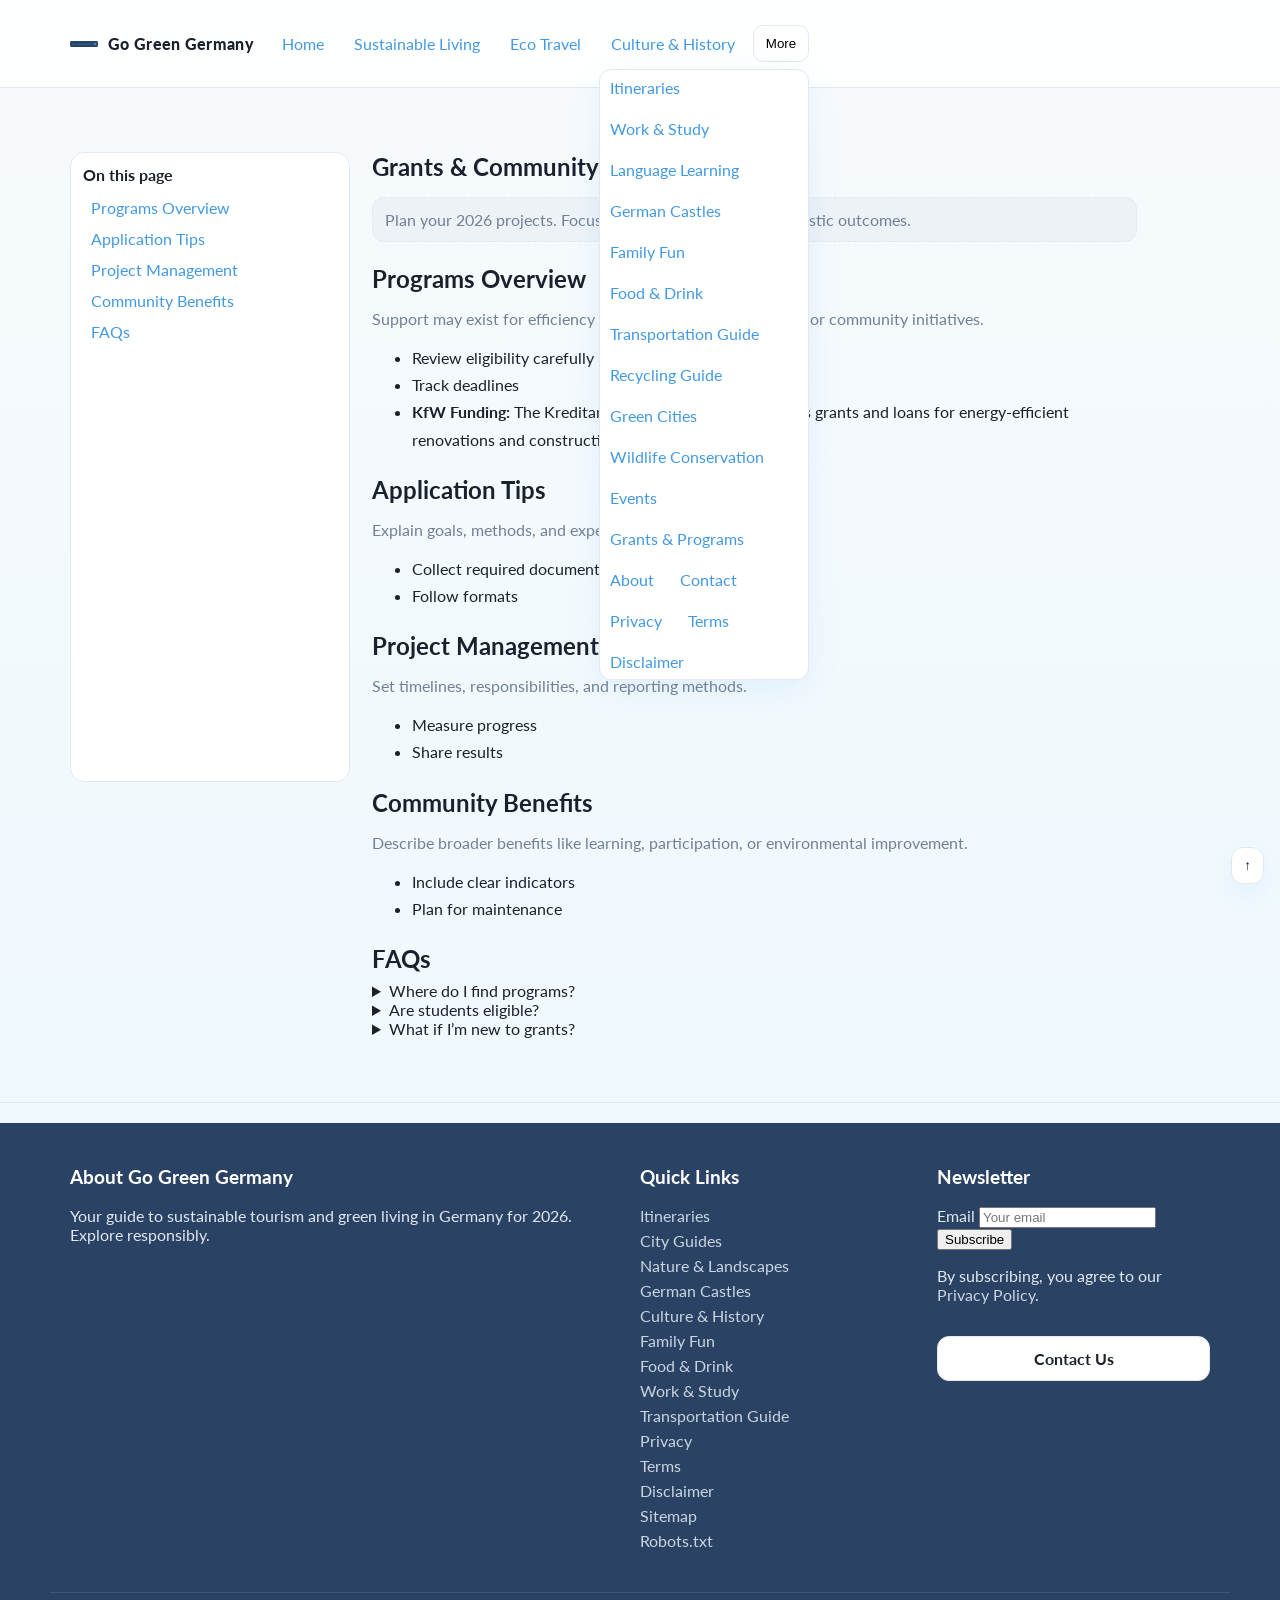
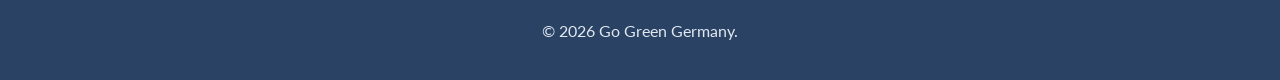
<file: pages/grants.html>
<!doctype html>
<html lang="en">
<head>
<meta charset="utf-8" />
<meta name="viewport" content="width=device-width, initial-scale=1" />
<title>Grants & Community Programs — Go Green Germany</title>
<meta name="description" content="High-level overview of program types and application planning." />
<link rel="icon" href="../assets/img/favicon.svg" type="image/svg+xml" />
<link rel="stylesheet" href="../assets/css/style.css" />
<script defer src="../assets/js/main.js"></script>
<script type="application/ld+json">{"@context": "https://schema.org", "@type": "Article", "headline": "Grants & Community Programs — Go Green Germany", "author": {"@type": "Organization", "name": "Go Green Germany"}, "publisher": {"@type": "Organization", "name": "Go Green Germany"}, "datePublished": "2025-11-02", "mainEntityOfPage": "https://example.com/pages/grants.html"}</script>
<script type="application/ld+json">{"@context": "https://schema.org", "@type": "FAQPage", "mainEntity": [{"@type": "Question", "name": "Where do I find programs?", "acceptedAnswer": {"@type": "Answer", "text": "Use official sources and community networks relevant to your area."}}, {"@type": "Question", "name": "Are students eligible?", "acceptedAnswer": {"@type": "Answer", "text": "Some programs target schools or youth projects; details vary."}}, {"@type": "Question", "name": "What if I’m new to grants?", "acceptedAnswer": {"@type": "Answer", "text": "Start small, partner with local groups, and build experience over time."}}]}</script>
</head>
<body>
<a class="skip" href="#main">Skip to content</a>
<header class="site-header" role="banner">
  <div class="container nav-wrap">
    <a href="../index.html" class="brand">
      <img src="../assets/img/logo.svg" alt="Go Green Germany" class="logo" />
      <span class="brand-name">Go Green Germany</span>
    </a>
    <button class="nav-toggle" aria-expanded="false" aria-controls="nav">Menu</button>
    <nav id="nav" class="nav" role="navigation" aria-label="Primary">
      <ul>
        <li><a href="../index.html">Home</a></li>
        <li><a href="sustainable-living.html">Sustainable Living</a></li>
        <li><a href="eco-travel.html">Eco Travel</a></li>
        <li><a href="renewables.html">Culture & History</a></li>
        <li class="more">
          <button class="more-btn" aria-haspopup="true" aria-expanded="false">More</button>
          <ul class="dropdown">
            <li><a href="itineraries.html">Itineraries</a></li>
            <li><a href="work-study.html">Work & Study</a></li>
            <li><a href="language-learning.html">Language Learning</a></li>
            <li><a href="castles.html">German Castles</a></li>
            <li><a href="family-fun.html">Family Fun</a></li>
            <li><a href="food-drink.html">Food & Drink</a></li>
            <li><a href="transport.html">Transportation Guide</a></li>
            <li><a href="recycling.html">Recycling Guide</a></li>
            <li><a href="green-cities.html">Green Cities</a></li>
            <li><a href="conservation.html">Wildlife Conservation</a></li>
            <li><a href="events.html">Events</a></li>
            <li><a href="grants.html">Grants & Programs</a></li>
            <li><a href="about.html">About</a></li>
            <li><a href="contact.html">Contact</a></li>
            <li><a href="privacy.html">Privacy</a></li>
            <li><a href="terms.html">Terms</a></li>
            <li><a href="disclaimer.html">Disclaimer</a></li>
          </ul>
        </li>
      </ul>
    </nav>
  </div>
</header>
<main id="main" tabindex="-1">

<section class="section">
  <div class="container two-col">
    <nav class="toc"><h4>On this page</h4><div data-toc></div></nav>
    <div class="prose">
      <h1 id="grants--community-programs--basics">Grants & Community Programs — Basics</h1>
      <p class="callout">Plan your 2026 projects. Focus on clarity, eligibility, and realistic outcomes.</p>
      <h2 id="programs-overview">Programs Overview</h2>
<p>Support may exist for efficiency upgrades, education projects, or community initiatives.</p>
<ul>
<li>Review eligibility carefully</li>
<li>Track deadlines</li>
<li><strong>KfW Funding:</strong> The Kreditanstalt für Wiederaufbau offers grants and loans for energy-efficient renovations and construction.</li>
</ul><h2 id="application-tips">Application Tips</h2>
<p>Explain goals, methods, and expected outcomes clearly.</p>
<ul>
<li>Collect required documents</li>
<li>Follow formats</li>
</ul><h2 id="project-management">Project Management</h2>
<p>Set timelines, responsibilities, and reporting methods.</p>
<ul>
<li>Measure progress</li>
<li>Share results</li>
</ul><h2 id="community-benefits">Community Benefits</h2>
<p>Describe broader benefits like learning, participation, or environmental improvement.</p>
<ul>
<li>Include clear indicators</li>
<li>Plan for maintenance</li>
</ul>
      
      <h2 id='faqs'>FAQs</h2>
      <details><summary>Where do I find programs?</summary><p>Use official sources and community networks relevant to your area.</p></details><details><summary>Are students eligible?</summary><p>Some programs target schools or youth projects; details vary.</p></details><details><summary>What if I’m new to grants?</summary><p>Start small, partner with local groups, and build experience over time.</p></details>
    </div>
  </div>
</section>

</main>
<footer class="site-footer" role="contentinfo">
  <div class="container footer-grid">
    <section>
      <h3>About Go Green Germany</h3>
      <p>Your guide to sustainable tourism and green living in Germany for 2026. Explore responsibly.</p>
    </section>
    <section>
      <h3>Quick Links</h3>
      <ul class="plain">
        <li><a href="itineraries.html">Itineraries</a></li>
        <li><a href="sustainable-living.html">City Guides</a></li>
        <li><a href="eco-travel.html">Nature & Landscapes</a></li>
        <li><a href="castles.html">German Castles</a></li>
        <li><a href="renewables.html">Culture & History</a></li>
        <li><a href="family-fun.html">Family Fun</a></li>
        <li><a href="food-drink.html">Food & Drink</a></li>
        <li><a href="work-study.html">Work & Study</a></li>
        <li><a href="transport.html">Transportation Guide</a></li>
        <li><a href="privacy.html">Privacy</a></li>
        <li><a href="terms.html">Terms</a></li>
        <li><a href="disclaimer.html">Disclaimer</a></li>
        <li><a href="../sitemap.xml">Sitemap</a></li>
        <li><a href="../robots.txt">Robots.txt</a></li>
      </ul>
    </section>
    <section>
      <h3>Newsletter</h3>
      <form class="newsletter" onsubmit="return window.fakeSubmit(event)">
        <label class="sr-only" for="news2">Email</label>
        <input id="news2" type="email" placeholder="Your email" required />
        <button type="submit">Subscribe</button>
        <p class="form-note">By subscribing, you agree to our <a href="privacy.html">Privacy Policy</a>.</p>
      </form>
      <a href="contact.html" class="btn secondary" style="margin-top:16px;width:100%;justify-content:center">Contact Us</a>
    </section>
  </div>
  <div class="container copy"><p>© 2026 Go Green Germany.</p></div>
</footer>
<button class="to-top" aria-label="Back to top" onclick="window.scrollTo({top:0,behavior:'smooth'})">↑</button>
</body>
</html>
</file>
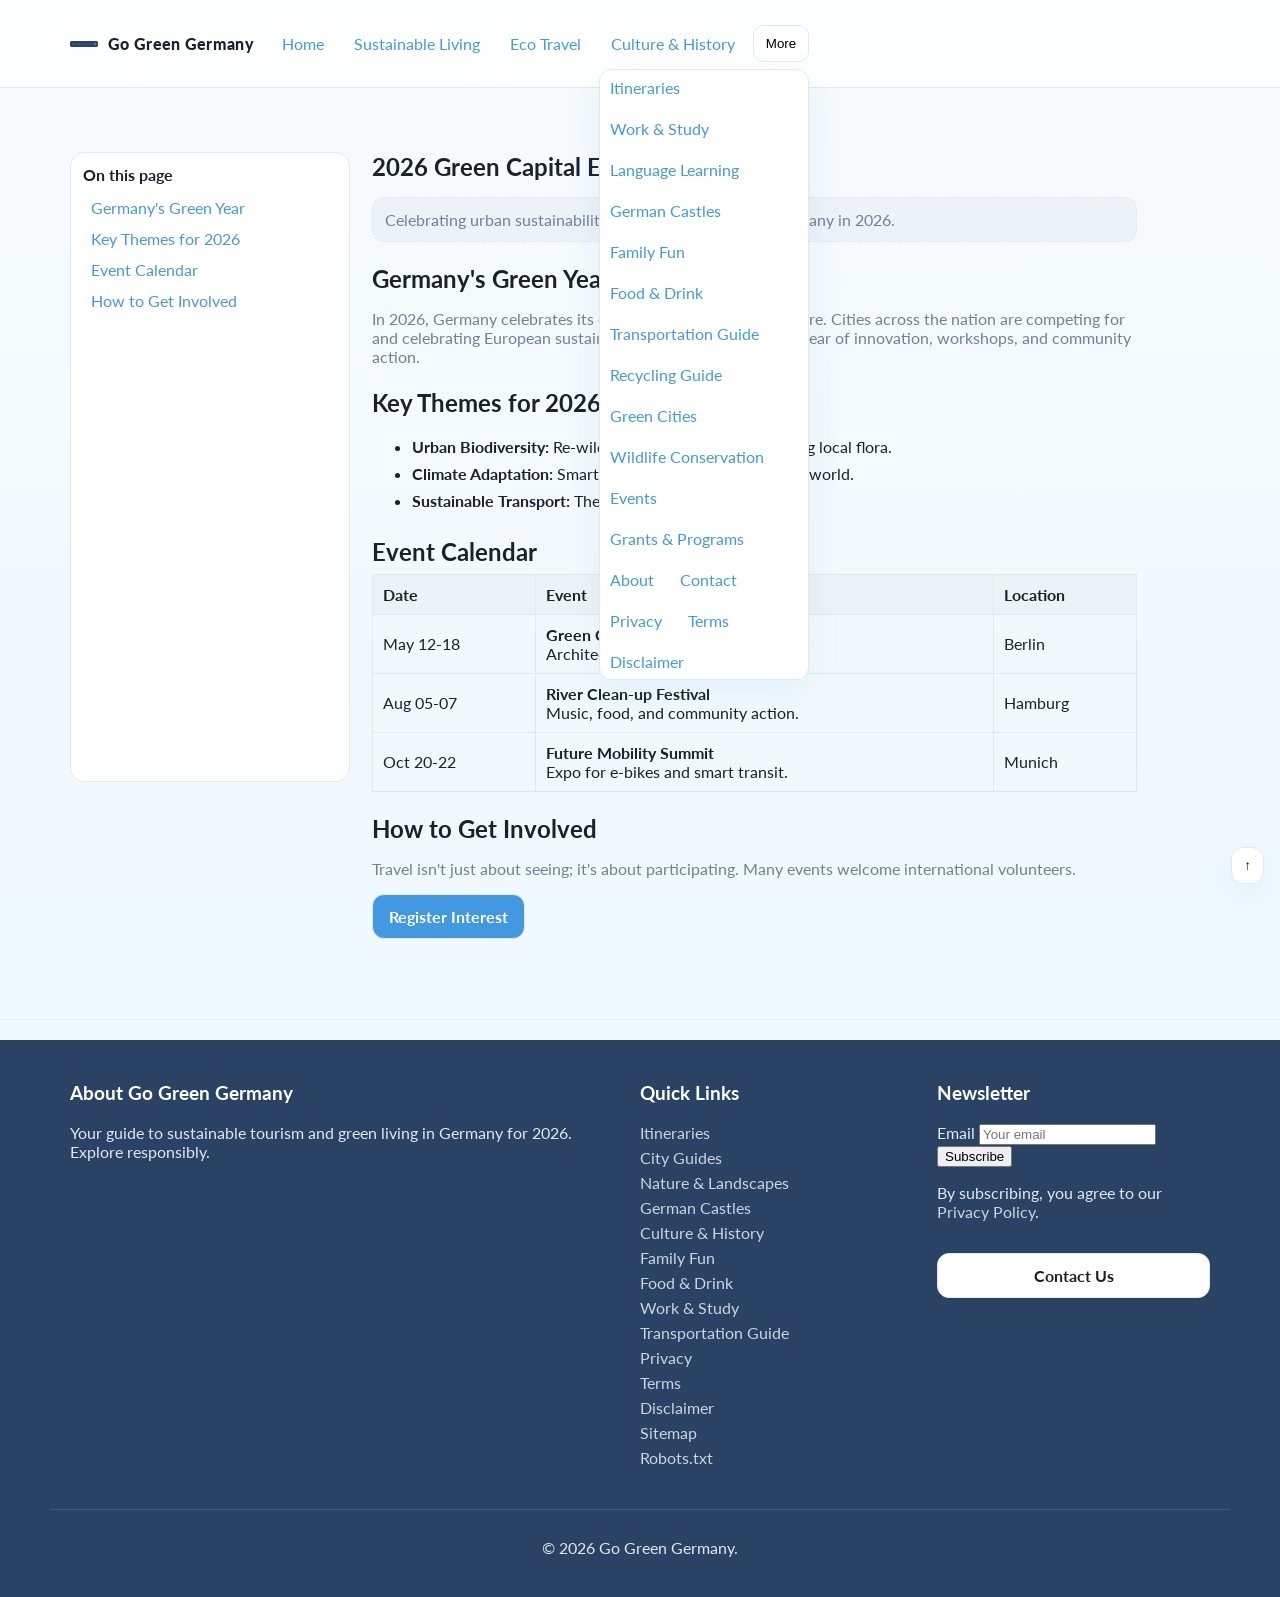
<file: pages/green-capital-events.html>
<!doctype html>
<html lang="en">
<head>
<meta charset="utf-8" />
<meta name="viewport" content="width=device-width, initial-scale=1" />
<title>2026 Green Capital Events — Go Green Germany</title>
<meta name="description" content="Discover events and initiatives in Germany's greenest cities for 2026." />
<link rel="icon" href="../assets/img/favicon.svg" type="image/svg+xml" />
<link rel="stylesheet" href="../assets/css/style.css" />
<link rel="stylesheet" href="../assets/css/dark-mode.css" />
<script defer src="../assets/js/main.js"></script>
<script type="application/ld+json">{"@context": "https://schema.org", "@type": "Article", "headline": "2026 Green Capital Events", "author": {"@type": "Organization", "name": "Go Green Germany"}, "publisher": {"@type": "Organization", "name": "Go Green Germany"}, "datePublished": "2026-01-01", "mainEntityOfPage": "https://example.com/pages/green-capital-events.html"}</script>
</head>
<body>
<a class="skip" href="#main">Skip to content</a>
<header class="site-header" role="banner">
  <div class="container nav-wrap">
    <a href="../index.html" class="brand">
      <img src="../assets/img/logo.svg" alt="Go Green Germany" class="logo" />
      <span class="brand-name">Go Green Germany</span>
    </a>
    <button class="nav-toggle" aria-expanded="false" aria-controls="nav">Menu</button>
    <nav id="nav" class="nav" role="navigation" aria-label="Primary">
      <ul>
        <li><a href="../index.html">Home</a></li>
        <li><a href="sustainable-living.html">Sustainable Living</a></li>
        <li><a href="eco-travel.html">Eco Travel</a></li>
        <li><a href="renewables.html">Culture & History</a></li>
        <li class="more">
          <button class="more-btn" aria-haspopup="true" aria-expanded="false">More</button>
          <ul class="dropdown">
            <li><a href="itineraries.html">Itineraries</a></li>
            <li><a href="work-study.html">Work & Study</a></li>
            <li><a href="language-learning.html">Language Learning</a></li>
            <li><a href="castles.html">German Castles</a></li>
            <li><a href="family-fun.html">Family Fun</a></li>
            <li><a href="food-drink.html">Food & Drink</a></li>
            <li><a href="transport.html">Transportation Guide</a></li>
            <li><a href="recycling.html">Recycling Guide</a></li>
            <li><a href="green-cities.html">Green Cities</a></li>
            <li><a href="conservation.html">Wildlife Conservation</a></li>
            <li><a href="events.html">Events</a></li>
            <li><a href="grants.html">Grants & Programs</a></li>
            <li><a href="about.html">About</a></li>
            <li><a href="contact.html">Contact</a></li>
            <li><a href="privacy.html">Privacy</a></li>
            <li><a href="terms.html">Terms</a></li>
            <li><a href="disclaimer.html">Disclaimer</a></li>
          </ul>
        </li>
      </ul>
    </nav>
  </div>
</header>
<main id="main" tabindex="-1">

<section class="section">
  <div class="container two-col">
    <nav class="toc"><h4>On this page</h4><div data-toc></div></nav>
    <div class="prose">
      <h1 id="green-capital-2026">2026 Green Capital Events</h1>
      <p class="callout">Celebrating urban sustainability and innovation across Germany in 2026.</p>
      
      <h2 id="overview">Germany's Green Year</h2>
      <p>In 2026, Germany celebrates its commitment to a greener future. Cities across the nation are competing for and celebrating European sustainability awards. Join us for a year of innovation, workshops, and community action.</p>
      
      <h2 id="key-themes">Key Themes for 2026</h2>
      <ul>
        <li><strong>Urban Biodiversity:</strong> Re-wilding city spaces and protecting local flora.</li>
        <li><strong>Climate Adaptation:</strong> Smart infrastructure for a changing world.</li>
        <li><strong>Sustainable Transport:</strong> The future of cycling and rail.</li>
      </ul>

      <h2 id="calendar">Event Calendar</h2>
      <table class="table">
        <thead>
          <tr>
            <th>Date</th>
            <th>Event</th>
            <th>Location</th>
          </tr>
        </thead>
        <tbody>
          <tr>
            <td>May 12-18</td>
            <td><strong>Green City Week</strong><br>Architecture tours & workshops.</td>
            <td>Berlin</td>
          </tr>
          <tr>
            <td>Aug 05-07</td>
            <td><strong>River Clean-up Festival</strong><br>Music, food, and community action.</td>
            <td>Hamburg</td>
          </tr>
          <tr>
            <td>Oct 20-22</td>
            <td><strong>Future Mobility Summit</strong><br>Expo for e-bikes and smart transit.</td>
            <td>Munich</td>
          </tr>
        </tbody>
      </table>

      <h2 id="get-involved">How to Get Involved</h2>
      <p>Travel isn't just about seeing; it's about participating. Many events welcome international volunteers.</p>
      <p><a href="contact.html" class="btn">Register Interest</a></p>
    </div>
  </div>
</section>

</main>
<footer class="site-footer" role="contentinfo">
  <div class="container footer-grid">
    <section>
      <h3>About Go Green Germany</h3>
      <p>Your guide to sustainable tourism and green living in Germany for 2026. Explore responsibly.</p>
    </section>
    <section>
      <h3>Quick Links</h3>
      <ul class="plain">
        <li><a href="itineraries.html">Itineraries</a></li>
        <li><a href="sustainable-living.html">City Guides</a></li>
        <li><a href="eco-travel.html">Nature & Landscapes</a></li>
        <li><a href="castles.html">German Castles</a></li>
        <li><a href="renewables.html">Culture & History</a></li>
        <li><a href="family-fun.html">Family Fun</a></li>
        <li><a href="food-drink.html">Food & Drink</a></li>
        <li><a href="work-study.html">Work & Study</a></li>
        <li><a href="transport.html">Transportation Guide</a></li>
        <li><a href="privacy.html">Privacy</a></li>
        <li><a href="terms.html">Terms</a></li>
        <li><a href="disclaimer.html">Disclaimer</a></li>
        <li><a href="../sitemap.xml">Sitemap</a></li>
        <li><a href="../robots.txt">Robots.txt</a></li>
      </ul>
    </section>
    <section>
      <h3>Newsletter</h3>
      <form class="newsletter" onsubmit="return window.fakeSubmit(event)">
        <label class="sr-only" for="news2">Email</label>
        <input id="news2" type="email" placeholder="Your email" required />
        <button type="submit">Subscribe</button>
        <p class="form-note">By subscribing, you agree to our <a href="privacy.html">Privacy Policy</a>.</p>
      </form>
      <a href="contact.html" class="btn secondary" style="margin-top:16px;width:100%;justify-content:center">Contact Us</a>
    </section>
  </div>
  <div class="container copy"><p>© 2026 Go Green Germany.</p></div>
</footer>
<button class="to-top" aria-label="Back to top" onclick="window.scrollTo({top:0,behavior:'smooth'})">↑</button>
</body>
</html>
</file>
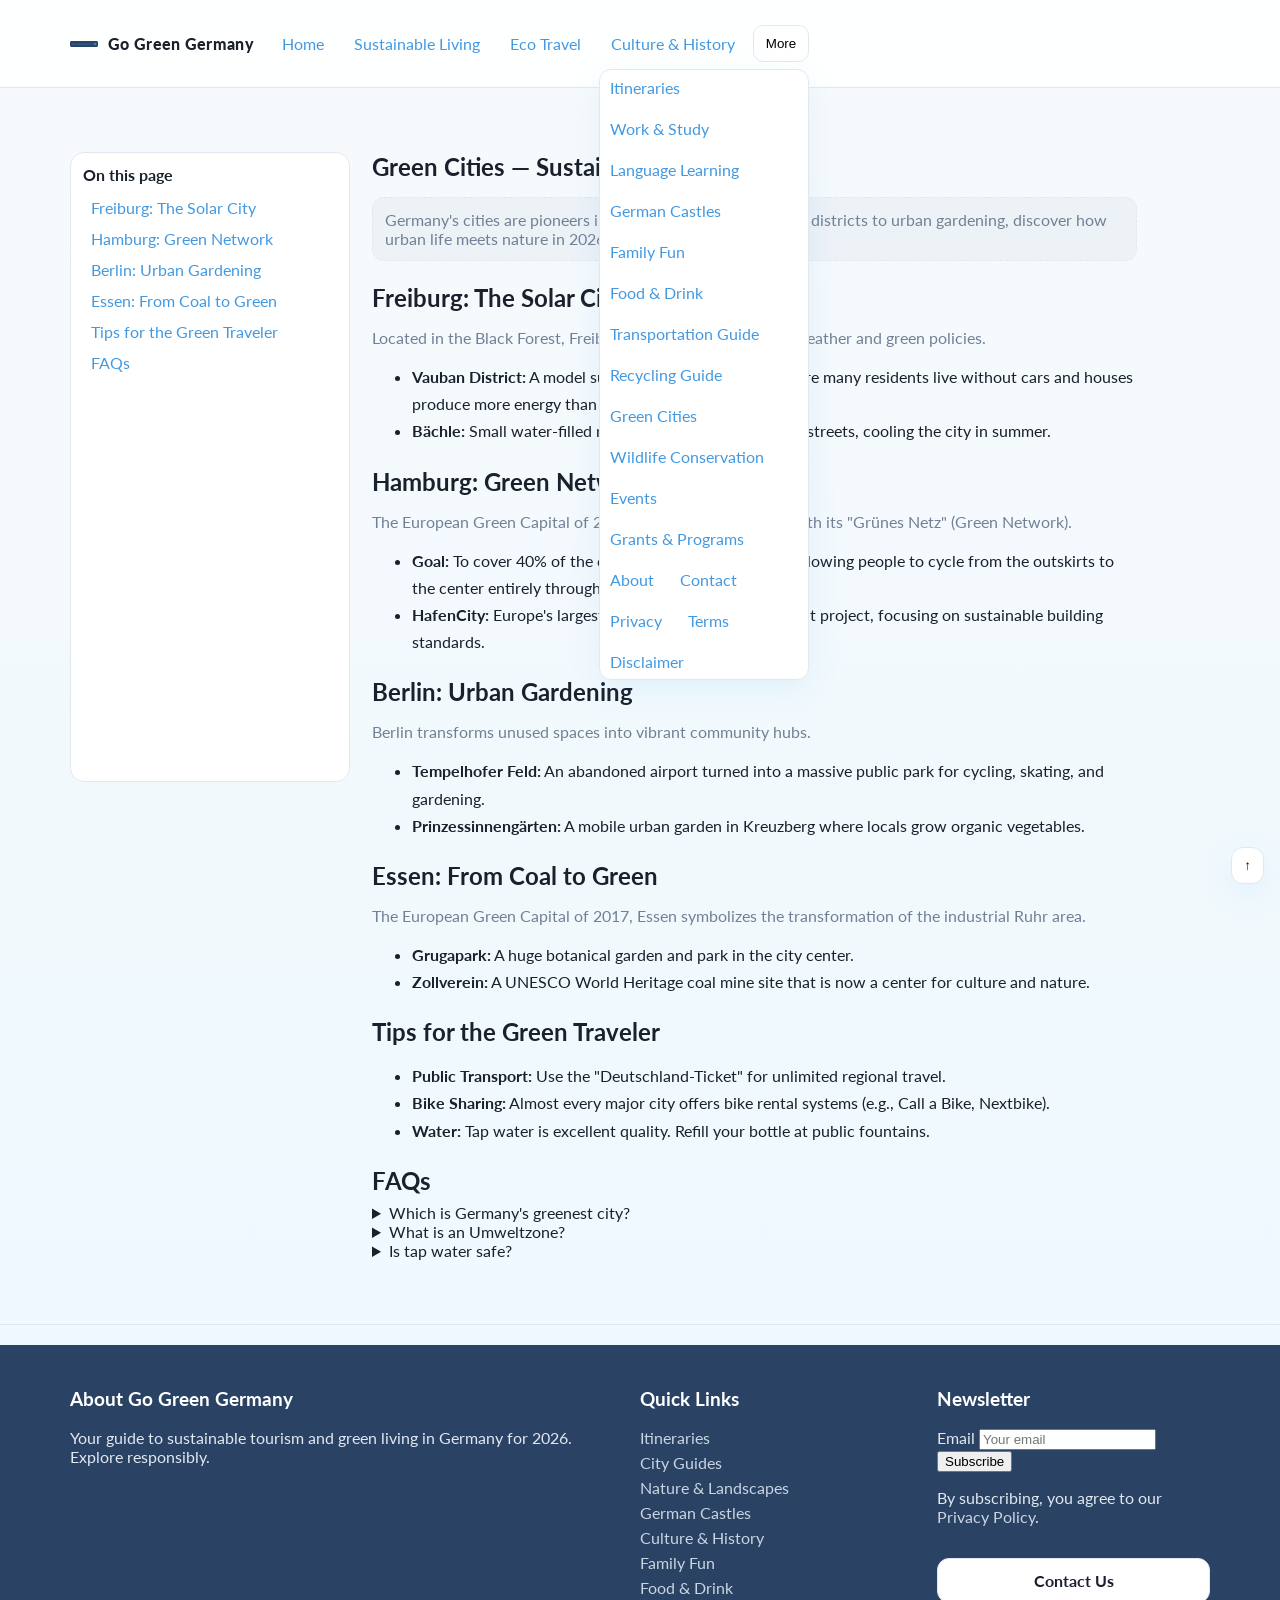
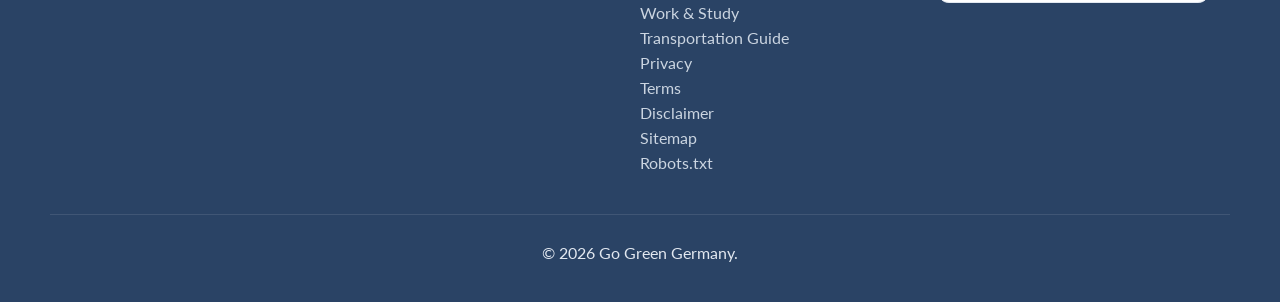
<file: pages/green-cities.html>
<!doctype html>
<html lang="en">
<head>
<meta charset="utf-8" />
<meta name="viewport" content="width=device-width, initial-scale=1" />
<title>Green Cities — Go Green Germany</title>
<meta name="description" content="Discover Germany's greenest cities. From Freiburg's solar districts to Hamburg's green networks and Berlin's urban gardens." />
<link rel="icon" href="../assets/img/favicon.svg" type="image/svg+xml" />
<link rel="stylesheet" href="../assets/css/style.css" />
<link rel="stylesheet" href="../assets/css/dark-mode.css" />
<script defer src="../assets/js/main.js"></script>
<script type="application/ld+json">{"@context": "https://schema.org", "@type": "Article", "headline": "Green Cities — Sustainable Urban Living", "author": {"@type": "Organization", "name": "Go Green Germany"}, "publisher": {"@type": "Organization", "name": "Go Green Germany"}, "datePublished": "2026-01-01", "mainEntityOfPage": "https://example.com/pages/green-cities.html"}</script>
<script type="application/ld+json">{"@context": "https://schema.org", "@type": "FAQPage", "mainEntity": [{"@type": "Question", "name": "Which is Germany's greenest city?", "acceptedAnswer": {"@type": "Answer", "text": "Freiburg is often considered the greenest due to its extensive solar energy use and eco-districts like Vauban."}}, {"@type": "Question", "name": "What is an Umweltzone?", "acceptedAnswer": {"@type": "Answer", "text": "It is a Low Emission Zone in city centers where only vehicles with a specific green sticker are allowed."}}]}</script>
</head>
<body>
<a class="skip" href="#main">Skip to content</a>
<header class="site-header" role="banner">
  <div class="container nav-wrap">
    <a href="../index.html" class="brand">
      <img src="../assets/img/logo.svg" alt="Go Green Germany" class="logo" />
      <span class="brand-name">Go Green Germany</span>
    </a>
    <button class="nav-toggle" aria-expanded="false" aria-controls="nav">Menu</button>
    <nav id="nav" class="nav" role="navigation" aria-label="Primary">
      <ul>
        <li><a href="../index.html">Home</a></li>
        <li><a href="sustainable-living.html">Sustainable Living</a></li>
        <li><a href="eco-travel.html">Eco Travel</a></li>
        <li><a href="renewables.html">Culture & History</a></li>
        <li class="more">
          <button class="more-btn" aria-haspopup="true" aria-expanded="false">More</button>
          <ul class="dropdown">
            <li><a href="itineraries.html">Itineraries</a></li>
            <li><a href="work-study.html">Work & Study</a></li>
            <li><a href="language-learning.html">Language Learning</a></li>
            <li><a href="castles.html">German Castles</a></li>
            <li><a href="family-fun.html">Family Fun</a></li>
            <li><a href="food-drink.html">Food & Drink</a></li>
            <li><a href="transport.html">Transportation Guide</a></li>
            <li><a href="recycling.html">Recycling Guide</a></li>
            <li><a href="green-cities.html">Green Cities</a></li>
            <li><a href="conservation.html">Wildlife Conservation</a></li>
            <li><a href="events.html">Events</a></li>
            <li><a href="grants.html">Grants & Programs</a></li>
            <li><a href="about.html">About</a></li>
            <li><a href="contact.html">Contact</a></li>
            <li><a href="privacy.html">Privacy</a></li>
            <li><a href="terms.html">Terms</a></li>
            <li><a href="disclaimer.html">Disclaimer</a></li>
          </ul>
        </li>
      </ul>
    </nav>
  </div>
</header>
<main id="main" tabindex="-1">

<section class="section">
  <div class="container two-col">
    <nav class="toc"><h4>On this page</h4><div data-toc></div></nav>
    <div class="prose">
      <h1 id="green-cities">Green Cities — Sustainable Urban Living</h1>
      <p class="callout">Germany's cities are pioneers in sustainability. From car-free districts to urban gardening, discover how urban life meets nature in 2026.</p>
      
      <h2 id="freiburg">Freiburg: The Solar City</h2>
      <p>Located in the Black Forest, Freiburg is famous for its sunny weather and green policies.</p>
      <ul>
        <li><strong>Vauban District:</strong> A model sustainable neighborhood where many residents live without cars and houses produce more energy than they consume.</li>
        <li><strong>Bächle:</strong> Small water-filled runnels that flow through the streets, cooling the city in summer.</li>
      </ul>

      <h2 id="hamburg">Hamburg: Green Network</h2>
      <p>The European Green Capital of 2011 continues to innovate with its "Grünes Netz" (Green Network).</p>
      <ul>
        <li><strong>Goal:</strong> To cover 40% of the city area with green spaces, allowing people to cycle from the outskirts to the center entirely through parks.</li>
        <li><strong>HafenCity:</strong> Europe's largest inner-city urban development project, focusing on sustainable building standards.</li>
      </ul>

      <h2 id="berlin">Berlin: Urban Gardening</h2>
      <p>Berlin transforms unused spaces into vibrant community hubs.</p>
      <ul>
        <li><strong>Tempelhofer Feld:</strong> An abandoned airport turned into a massive public park for cycling, skating, and gardening.</li>
        <li><strong>Prinzessinnengärten:</strong> A mobile urban garden in Kreuzberg where locals grow organic vegetables.</li>
      </ul>

      <h2 id="essen">Essen: From Coal to Green</h2>
      <p>The European Green Capital of 2017, Essen symbolizes the transformation of the industrial Ruhr area.</p>
      <ul>
        <li><strong>Grugapark:</strong> A huge botanical garden and park in the city center.</li>
        <li><strong>Zollverein:</strong> A UNESCO World Heritage coal mine site that is now a center for culture and nature.</li>
      </ul>

      <h2 id="travel-tips">Tips for the Green Traveler</h2>
      <ul>
        <li><strong>Public Transport:</strong> Use the "Deutschland-Ticket" for unlimited regional travel.</li>
        <li><strong>Bike Sharing:</strong> Almost every major city offers bike rental systems (e.g., Call a Bike, Nextbike).</li>
        <li><strong>Water:</strong> Tap water is excellent quality. Refill your bottle at public fountains.</li>
      </ul>
      
      <h2 id='faqs'>FAQs</h2>
      <details><summary>Which is Germany's greenest city?</summary><p>Freiburg is often considered the greenest due to its extensive solar energy use and eco-districts like Vauban.</p></details>
      <details><summary>What is an Umweltzone?</summary><p>It is a Low Emission Zone in city centers where only vehicles with a specific green sticker are allowed.</p></details>
      <details><summary>Is tap water safe?</summary><p>Yes, tap water in Germany is among the cleanest in the world and safe to drink.</p></details>
    </div>
  </div>
</section>

</main>
<footer class="site-footer" role="contentinfo">
  <div class="container footer-grid">
    <section>
      <h3>About Go Green Germany</h3>
      <p>Your guide to sustainable tourism and green living in Germany for 2026. Explore responsibly.</p>
    </section>
    <section>
      <h3>Quick Links</h3>
      <ul class="plain">
        <li><a href="itineraries.html">Itineraries</a></li>
        <li><a href="sustainable-living.html">City Guides</a></li>
        <li><a href="eco-travel.html">Nature & Landscapes</a></li>
        <li><a href="castles.html">German Castles</a></li>
        <li><a href="renewables.html">Culture & History</a></li>
        <li><a href="family-fun.html">Family Fun</a></li>
        <li><a href="food-drink.html">Food & Drink</a></li>
        <li><a href="work-study.html">Work & Study</a></li>
        <li><a href="transport.html">Transportation Guide</a></li>
        <li><a href="privacy.html">Privacy</a></li>
        <li><a href="terms.html">Terms</a></li>
        <li><a href="disclaimer.html">Disclaimer</a></li>
        <li><a href="../sitemap.xml">Sitemap</a></li>
        <li><a href="../robots.txt">Robots.txt</a></li>
      </ul>
    </section>
    <section>
      <h3>Newsletter</h3>
      <form class="newsletter" onsubmit="return window.fakeSubmit(event)">
        <label class="sr-only" for="news2">Email</label>
        <input id="news2" type="email" placeholder="Your email" required />
        <button type="submit">Subscribe</button>
        <p class="form-note">By subscribing, you agree to our <a href="privacy.html">Privacy Policy</a>.</p>
      </form>
      <a href="contact.html" class="btn secondary" style="margin-top:16px;width:100%;justify-content:center">Contact Us</a>
    </section>
  </div>
  <div class="container copy"><p>© 2026 Go Green Germany.</p></div>
</footer>
<button class="to-top" aria-label="Back to top" onclick="window.scrollTo({top:0,behavior:'smooth'})">↑</button>
</body>
</html>
</file>
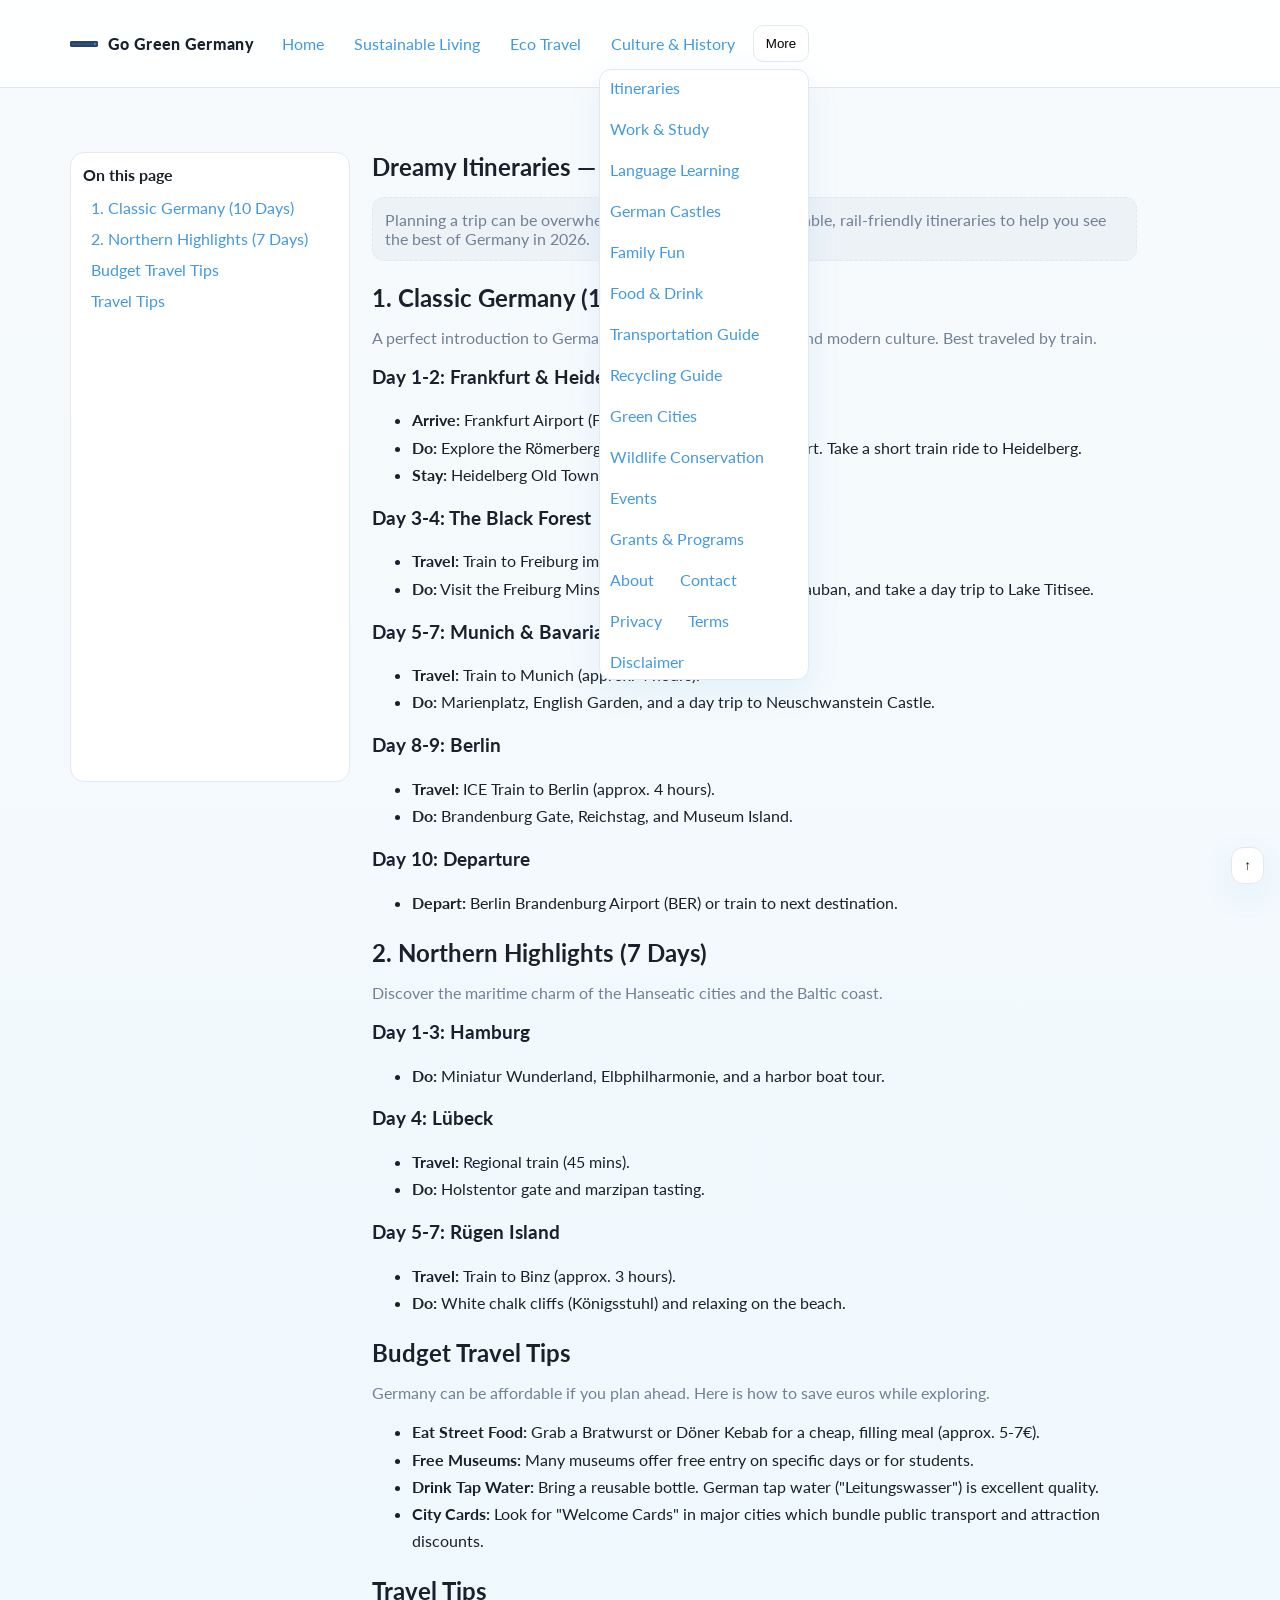
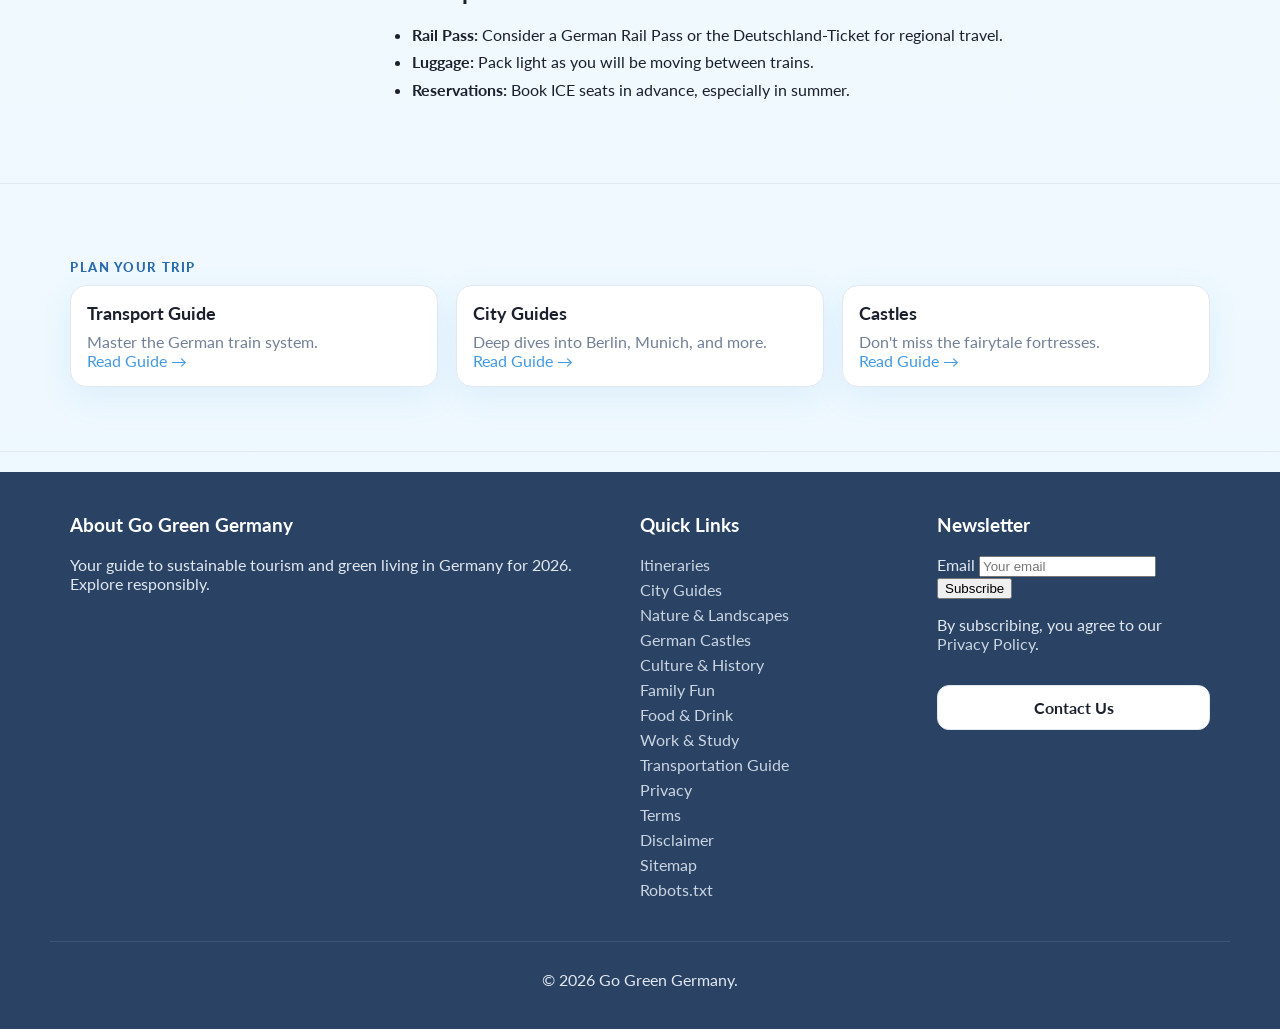
<file: pages/itineraries.html>
<!doctype html>
<html lang="en">
<head>
<meta charset="utf-8" />
<meta name="viewport" content="width=device-width, initial-scale=1" />
<title>Dreamy Itineraries — Go Green Germany</title>
<meta name="description" content="Day-by-day travel plans for Germany. Classic 10-day route, Northern highlights, and sustainable rail journeys." />
<link rel="icon" href="../assets/img/favicon.svg" type="image/svg+xml" />
<link rel="stylesheet" href="../assets/css/style.css" />
<link rel="stylesheet" href="../assets/css/dark-mode.css" />
<script defer src="../assets/js/main.js"></script>
<script type="application/ld+json">{"@context": "https://schema.org", "@type": "Article", "headline": "Dreamy Itineraries — Go Green Germany", "author": {"@type": "Organization", "name": "Go Green Germany"}, "publisher": {"@type": "Organization", "name": "Go Green Germany"}, "datePublished": "2026-01-01", "mainEntityOfPage": "https://example.com/pages/itineraries.html"}</script>
</head>
<body>
<a class="skip" href="#main">Skip to content</a>
<header class="site-header" role="banner">
  <div class="container nav-wrap">
    <a href="../index.html" class="brand">
      <img src="../assets/img/logo.svg" alt="Go Green Germany" class="logo" />
      <span class="brand-name">Go Green Germany</span>
    </a>
    <button class="nav-toggle" aria-expanded="false" aria-controls="nav">Menu</button>
    <nav id="nav" class="nav" role="navigation" aria-label="Primary">
      <ul>
        <li><a href="../index.html">Home</a></li>
        <li><a href="sustainable-living.html">Sustainable Living</a></li>
        <li><a href="eco-travel.html">Eco Travel</a></li>
        <li><a href="renewables.html">Culture & History</a></li>
        <li class="more">
          <button class="more-btn" aria-haspopup="true" aria-expanded="false">More</button>
          <ul class="dropdown">
            <li><a href="itineraries.html">Itineraries</a></li>
            <li><a href="work-study.html">Work & Study</a></li>
            <li><a href="language-learning.html">Language Learning</a></li>
            <li><a href="castles.html">German Castles</a></li>
            <li><a href="family-fun.html">Family Fun</a></li>
            <li><a href="food-drink.html">Food & Drink</a></li>
            <li><a href="transport.html">Transportation Guide</a></li>
            <li><a href="recycling.html">Recycling Guide</a></li>
            <li><a href="green-cities.html">Green Cities</a></li>
            <li><a href="conservation.html">Wildlife Conservation</a></li>
            <li><a href="events.html">Events</a></li>
            <li><a href="grants.html">Grants & Programs</a></li>
            <li><a href="about.html">About</a></li>
            <li><a href="contact.html">Contact</a></li>
            <li><a href="privacy.html">Privacy</a></li>
            <li><a href="terms.html">Terms</a></li>
            <li><a href="disclaimer.html">Disclaimer</a></li>
          </ul>
        </li>
      </ul>
    </nav>
  </div>
</header>
<main id="main" tabindex="-1">

<section class="section">
  <div class="container two-col">
    <nav class="toc"><h4>On this page</h4><div data-toc></div></nav>
    <div class="prose">
      <h1 id="itineraries">Dreamy Itineraries — Explore Germany</h1>
      <p class="callout">Planning a trip can be overwhelming. We've curated sustainable, rail-friendly itineraries to help you see the best of Germany in 2026.</p>
      
      <h2 id="classic-germany">1. Classic Germany (10 Days)</h2>
      <p>A perfect introduction to Germany, covering history, nature, and modern culture. Best traveled by train.</p>
      
      <h3>Day 1-2: Frankfurt & Heidelberg</h3>
      <ul>
        <li><strong>Arrive:</strong> Frankfurt Airport (FRA).</li>
        <li><strong>Do:</strong> Explore the Römerberg and Museumsufer in Frankfurt. Take a short train ride to Heidelberg.</li>
        <li><strong>Stay:</strong> Heidelberg Old Town.</li>
      </ul>

      <h3>Day 3-4: The Black Forest</h3>
      <ul>
        <li><strong>Travel:</strong> Train to Freiburg im Breisgau (approx. 2 hours).</li>
        <li><strong>Do:</strong> Visit the Freiburg Minster, explore the eco-district Vauban, and take a day trip to Lake Titisee.</li>
      </ul>

      <h3>Day 5-7: Munich & Bavaria</h3>
      <ul>
        <li><strong>Travel:</strong> Train to Munich (approx. 4 hours).</li>
        <li><strong>Do:</strong> Marienplatz, English Garden, and a day trip to Neuschwanstein Castle.</li>
      </ul>

      <h3>Day 8-9: Berlin</h3>
      <ul>
        <li><strong>Travel:</strong> ICE Train to Berlin (approx. 4 hours).</li>
        <li><strong>Do:</strong> Brandenburg Gate, Reichstag, and Museum Island.</li>
      </ul>

      <h3>Day 10: Departure</h3>
      <ul>
        <li><strong>Depart:</strong> Berlin Brandenburg Airport (BER) or train to next destination.</li>
      </ul>

      <h2 id="northern-lights">2. Northern Highlights (7 Days)</h2>
      <p>Discover the maritime charm of the Hanseatic cities and the Baltic coast.</p>

      <h3>Day 1-3: Hamburg</h3>
      <ul>
        <li><strong>Do:</strong> Miniatur Wunderland, Elbphilharmonie, and a harbor boat tour.</li>
      </ul>

      <h3>Day 4: Lübeck</h3>
      <ul>
        <li><strong>Travel:</strong> Regional train (45 mins).</li>
        <li><strong>Do:</strong> Holstentor gate and marzipan tasting.</li>
      </ul>

      <h3>Day 5-7: Rügen Island</h3>
      <ul>
        <li><strong>Travel:</strong> Train to Binz (approx. 3 hours).</li>
        <li><strong>Do:</strong> White chalk cliffs (Königsstuhl) and relaxing on the beach.</li>
      </ul>

      <h2 id="budget-tips">Budget Travel Tips</h2>
      <p>Germany can be affordable if you plan ahead. Here is how to save euros while exploring.</p>
      <ul>
        <li><strong>Eat Street Food:</strong> Grab a Bratwurst or Döner Kebab for a cheap, filling meal (approx. 5-7€).</li>
        <li><strong>Free Museums:</strong> Many museums offer free entry on specific days or for students.</li>
        <li><strong>Drink Tap Water:</strong> Bring a reusable bottle. German tap water ("Leitungswasser") is excellent quality.</li>
        <li><strong>City Cards:</strong> Look for "Welcome Cards" in major cities which bundle public transport and attraction discounts.</li>
      </ul>

      <h2 id="tips">Travel Tips</h2>
      <ul>
        <li><strong>Rail Pass:</strong> Consider a German Rail Pass or the Deutschland-Ticket for regional travel.</li>
        <li><strong>Luggage:</strong> Pack light as you will be moving between trains.</li>
        <li><strong>Reservations:</strong> Book ICE seats in advance, especially in summer.</li>
      </ul>

    </div>
  </div>
</section>

<section class="section">
  <div class="container">
    <h2 class="kicker">Plan Your Trip</h2>
    <div class="grid cols-3">
      <article class="card">
        <div class="pad">
          <h3>Transport Guide</h3>
          <p>Master the German train system.</p>
          <p><a href="transport.html">Read Guide →</a></p>
        </div>
      </article>
      <article class="card">
        <div class="pad">
          <h3>City Guides</h3>
          <p>Deep dives into Berlin, Munich, and more.</p>
          <p><a href="sustainable-living.html">Read Guide →</a></p>
        </div>
      </article>
      <article class="card">
        <div class="pad">
          <h3>Castles</h3>
          <p>Don't miss the fairytale fortresses.</p>
          <p><a href="castles.html">Read Guide →</a></p>
        </div>
      </article>
    </div>
  </div>
</section>

</main>
<footer class="site-footer" role="contentinfo">
  <div class="container footer-grid">
    <section>
      <h3>About Go Green Germany</h3>
      <p>Your guide to sustainable tourism and green living in Germany for 2026. Explore responsibly.</p>
    </section>
    <section>
      <h3>Quick Links</h3>
      <ul class="plain">
        <li><a href="itineraries.html">Itineraries</a></li>
        <li><a href="sustainable-living.html">City Guides</a></li>
        <li><a href="eco-travel.html">Nature & Landscapes</a></li>
        <li><a href="castles.html">German Castles</a></li>
        <li><a href="renewables.html">Culture & History</a></li>
        <li><a href="family-fun.html">Family Fun</a></li>
        <li><a href="food-drink.html">Food & Drink</a></li>
        <li><a href="work-study.html">Work & Study</a></li>
        <li><a href="transport.html">Transportation Guide</a></li>
        <li><a href="privacy.html">Privacy</a></li>
        <li><a href="terms.html">Terms</a></li>
        <li><a href="disclaimer.html">Disclaimer</a></li>
        <li><a href="../sitemap.xml">Sitemap</a></li>
        <li><a href="../robots.txt">Robots.txt</a></li>
      </ul>
    </section>
    <section>
      <h3>Newsletter</h3>
      <form class="newsletter" onsubmit="return window.fakeSubmit(event)">
        <label class="sr-only" for="news2">Email</label>
        <input id="news2" type="email" placeholder="Your email" required />
        <button type="submit">Subscribe</button>
        <p class="form-note">By subscribing, you agree to our <a href="privacy.html">Privacy Policy</a>.</p>
      </form>
      <a href="contact.html" class="btn secondary" style="margin-top:16px;width:100%;justify-content:center">Contact Us</a>
    </section>
  </div>
  <div class="container copy"><p>© 2026 Go Green Germany.</p></div>
</footer>
<button class="to-top" aria-label="Back to top" onclick="window.scrollTo({top:0,behavior:'smooth'})">↑</button>
</body>
</html>
</file>
<file: assets/css/style.css>
@import url('https://fonts.googleapis.com/css2?family=Lato:wght@400;700;900&display=swap');

:root{
  --bg:#f7fafc; --ink:#1A202C; --muted:#718096;
  --line:#e2e8f0; --panel:#ffffff; --panel-2:#edf2f7;
  --brand:#4299e1; --brand-2:#2b6cb0; --accent:#d69e2e;
  --link:#4299e1; --radius:16px; --max:1180px; --shadow:0 10px 32px rgba(66, 153, 225, 0.1);
}
*{box-sizing:border-box}
html:focus-within{scroll-behavior:smooth}
body{margin:0;font-family:'Lato',system-ui,-apple-system,Segoe UI,Roboto,Arial,sans-serif;color:var(--ink);background:linear-gradient(180deg, var(--bg) 0%, #ebf8ff 100%)}
.container{max-width:var(--max);margin:auto;padding:24px 20px}
a{color:var(--link);text-decoration:none}
a:hover{text-decoration:underline}
.skip{position:absolute;left:-9999px;top:auto}
.skip:focus{left:8px;top:8px;background:#fff;padding:8px 12px;border-radius:8px;box-shadow:var(--shadow)}

/* Header */
.site-header{position:sticky;top:0;z-index:1000;background:rgba(255,255,255,.9);backdrop-filter:saturate(150%) blur(8px);border-bottom:1px solid var(--line)}
.nav-wrap{display:flex;align-items:center;gap:16px}
.brand{display:flex;align-items:center;gap:10px;color:var(--ink);text-decoration:none}
.logo{width:28px;height:28px}
.brand-name{font-weight:900;letter-spacing:.3px}
.nav-toggle{margin-left:auto;border:1px solid var(--line);background:#fff;padding:10px 12px;border-radius:12px;display:none}
.nav ul{display:flex;gap:6px;list-style:none;margin:0;margin-left:auto;padding:0;align-items:center;flex-wrap:wrap}
.nav a{display:block;padding:10px 12px;border-radius:10px}
.nav a:hover{background:var(--panel-2);text-decoration:none}

/* Dropdown */
.more{position:relative}
.more-btn{border:1px solid var(--line);background:#fff;padding:10px 12px;border-radius:10px;cursor:pointer}
.dropdown{position:absolute;right:0;top:44px;background:#fff;border:1px solid var(--line);border-radius:12px;box-shadow:var(--shadow);list-style:none;margin:0;padding:6px;display:none;min-width:210px}
.dropdown li a{padding:8px 10px;display:block;border-radius:8px}
.dropdown li a:hover{background:var(--panel-2)}

/* Mobile */
@media (max-width:900px){
  .nav-toggle{display:inline-block}
  .nav ul{display:none}
  .nav.open ul{display:flex;flex-direction:column;align-items:stretch;margin:10px 0 0}
  .more .dropdown{position:relative;top:0;right:auto;box-shadow:none;border:0;display:block;padding:0}
}

/* Hero */
.hero{background:linear-gradient(120deg,rgba(66, 153, 225, .10),rgba(43, 108, 176, .10));border-bottom:1px solid var(--line)}
.hero .wrap{display:grid;grid-template-columns:1.2fr 1fr;gap:28px;align-items:center}
.hero .title{font-size:clamp(28px,4vw,46px);margin:0 0 12px}
.hero p{color:var(--muted);margin:0 0 18px}
.btn{display:inline-flex;align-items:center;gap:8px;padding:12px 16px;border-radius:12px;border:1px solid var(--line);background:var(--brand);color:#fff;font-weight:700}
.btn.secondary{background:#fff;color:var(--ink)}

.badge{display:inline-block;padding:6px 10px;border-radius:999px;background:rgba(66, 153, 225,.12);color:var(--brand-2);font-weight:700}

/* Sections */
.section{padding:40px 0;border-bottom:1px solid var(--line)}
.grid{display:grid;gap:18px}
.grid.cols-3{grid-template-columns:repeat(3,1fr)}
.grid.cols-2{grid-template-columns:repeat(2,1fr)}
@media (max-width:900px){.hero .wrap{grid-template-columns:1fr}.grid.cols-3{grid-template-columns:1fr 1fr}}
@media (max-width:640px){.grid.cols-3,.grid.cols-2{grid-template-columns:1fr}}

.card{background:var(--panel);border:1px solid var(--line);border-radius:var(--radius);box-shadow:var(--shadow);overflow:hidden}
.card:hover{transform:translateY(-4px);transition:transform .3s ease;box-shadow:0 15px 30px rgba(47,133,90,.12)}
.card .cover{aspect-ratio:16/9;background:linear-gradient(135deg,#ebf8ff,#bee3f8)}
.card .pad{padding:16px}
.card h3{margin:0 0 8px;font-size:18px}
.card p{margin:0;color:var(--muted)}

.kicker{font-size:13px;color:var(--brand-2);text-transform:uppercase;letter-spacing:.12em;font-weight:900;margin-bottom:10px}

/* Prose */
.prose{max-width:85ch}
.prose h1,.prose h2,.prose h3{scroll-margin-top:90px}
.prose h1{margin:0 0 10px}
.prose h2{margin:22px 0 8px}
.prose p{color:var(--muted)}
.prose ul{line-height:1.7}
.callout{border:1px dashed var(--line);padding:12px;border-radius:12px;background:var(--panel-2)}

/* TOC */
.toc{position:sticky;top:84px;border:1px solid var(--line);background:#fff;border-radius:14px;padding:12px;max-height:70vh;overflow:auto}
.toc h4{margin:0 0 8px}
.toc a{display:block;padding:6px 8px;border-radius:8px}
.toc a:hover{background:var(--panel-2);text-decoration:none}
.two-col{display:grid;grid-template-columns:280px 1fr;gap:22px}
@media (max-width:980px){.two-col{grid-template-columns:1fr}}

/* Footer */
.site-footer{background:#2a4365;color:#e2e8f0;margin-top:20px}
.site-footer h3{color:#fff}
.site-footer a{color:#cbd5e1}
.footer-grid{display:grid;grid-template-columns:2fr 1fr 1fr;gap:24px}
@media (max-width:900px){.footer-grid{grid-template-columns:1fr}}
.copy{border-top:1px solid rgba(255,255,255,0.1);margin-top:12px;padding-top:12px;text-align:center}
.plain{list-style:none;margin:0;padding:0}
.plain li{margin:6px 0}

/* Utilities */
.to-top{position:fixed;right:16px;bottom:16px;border:1px solid var(--line);background:#fff;color:#0b1b16;padding:10px 12px;border-radius:12px;box-shadow:var(--shadow)}
.table{width:100%;border-collapse:collapse}
.table th,.table td{border:1px solid var(--line);padding:10px;text-align:left}
.table th{background:var(--panel-2)}
.badge-pill{display:inline-block;padding:4px 10px;border-radius:999px;border:1px solid var(--line);margin-right:6px}

/* Modal */
.modal-dialog{border:1px solid #000000;border-radius:var(--radius);padding:24px;max-width:400px;box-shadow:0 10px 30px rgba(0,0,0,0.5);background:rgba(18, 18, 18, 0.8);backdrop-filter:blur(5px);color:#e0e0e0;margin:auto;text-align:center}
.modal-dialog::backdrop{background:rgba(0, 0, 0, 0.153)}
.modal-dialog h2{margin-top:0}
.modal-dialog .btn{transition:transform .2s}
.modal-dialog .btn:hover{transform:scale(1.05);cursor:pointer}
@keyframes spin{to{transform:rotate(360deg)}}
@keyframes pulse{0%{box-shadow:0 0 0 0 rgba(66,153,225,0.7)}70%{box-shadow:0 0 0 10px rgba(66,153,225,0)}100%{box-shadow:0 0 0 0 rgba(66,153,225,0)}}
.spinner{display:inline-block;width:48px;height:48px;border:5px solid rgba(255,255,255,0.1);border-radius:50%;border-top-color:var(--brand);animation:spin 1s ease-in-out infinite, pulse 2s infinite;margin-bottom:24px}

/* Checkmark Animation */
.checkmark-icon{width:40px;height:40px;display:inline-block;margin-bottom:16px}
.checkmark-icon svg{width:100%;height:100%;display:block;stroke-width:3;stroke:#4caf50;stroke-miterlimit:10}
.checkmark-icon circle{
  stroke-dasharray:166;stroke-dashoffset:166;stroke:#4caf50;fill:none;
  animation:stroke 0.6s cubic-bezier(0.65,0,0.45,1) forwards
}
.checkmark-icon path{
  transform-origin:50% 50%;stroke-dasharray:48;stroke-dashoffset:48;
  animation:stroke 0.3s cubic-bezier(0.65,0,0.45,1) 0.3s forwards
}
@keyframes stroke{100%{stroke-dashoffset:0}}

/* Cookie Banner */
.cookie-banner{position:fixed;bottom:0;left:0;right:0;background:var(--ink);color:#fff;padding:16px 0;z-index:2000;display:none;box-shadow:0 -4px 10px rgba(0,0,0,0.1)}
.cookie-flex{display:flex;align-items:center;justify-content:space-between;gap:16px}
.cookie-banner p{margin:0}
.cookie-banner a{color:#fff;text-decoration:underline}
@media (max-width:640px){.cookie-flex{flex-direction:column;text-align:center}}
</file>
<file: assets/css/dark-mode.css>
@media (prefers-color-scheme: dark) {
  body {
    background-color: #121212;
    color: #e0e0e0;
  }
  .site-header,
  .site-footer {
    background-color: #1a1a1a;
    border-color: #333;
  }
  .card {
    background-color: #1e1e1e;
    border-color: #333;
  }
  .nav a,
  .nav-toggle {
    color: #e0e0e0;
  }
  .dropdown {
    background-color: #2c2c2c;
    border-color: #444;
  }
  input {
    background-color: #2c2c2c;
    color: #fff;
    border-color: #444;
  }
  a {
    color: #90cdf4;
  }
}
</file>
